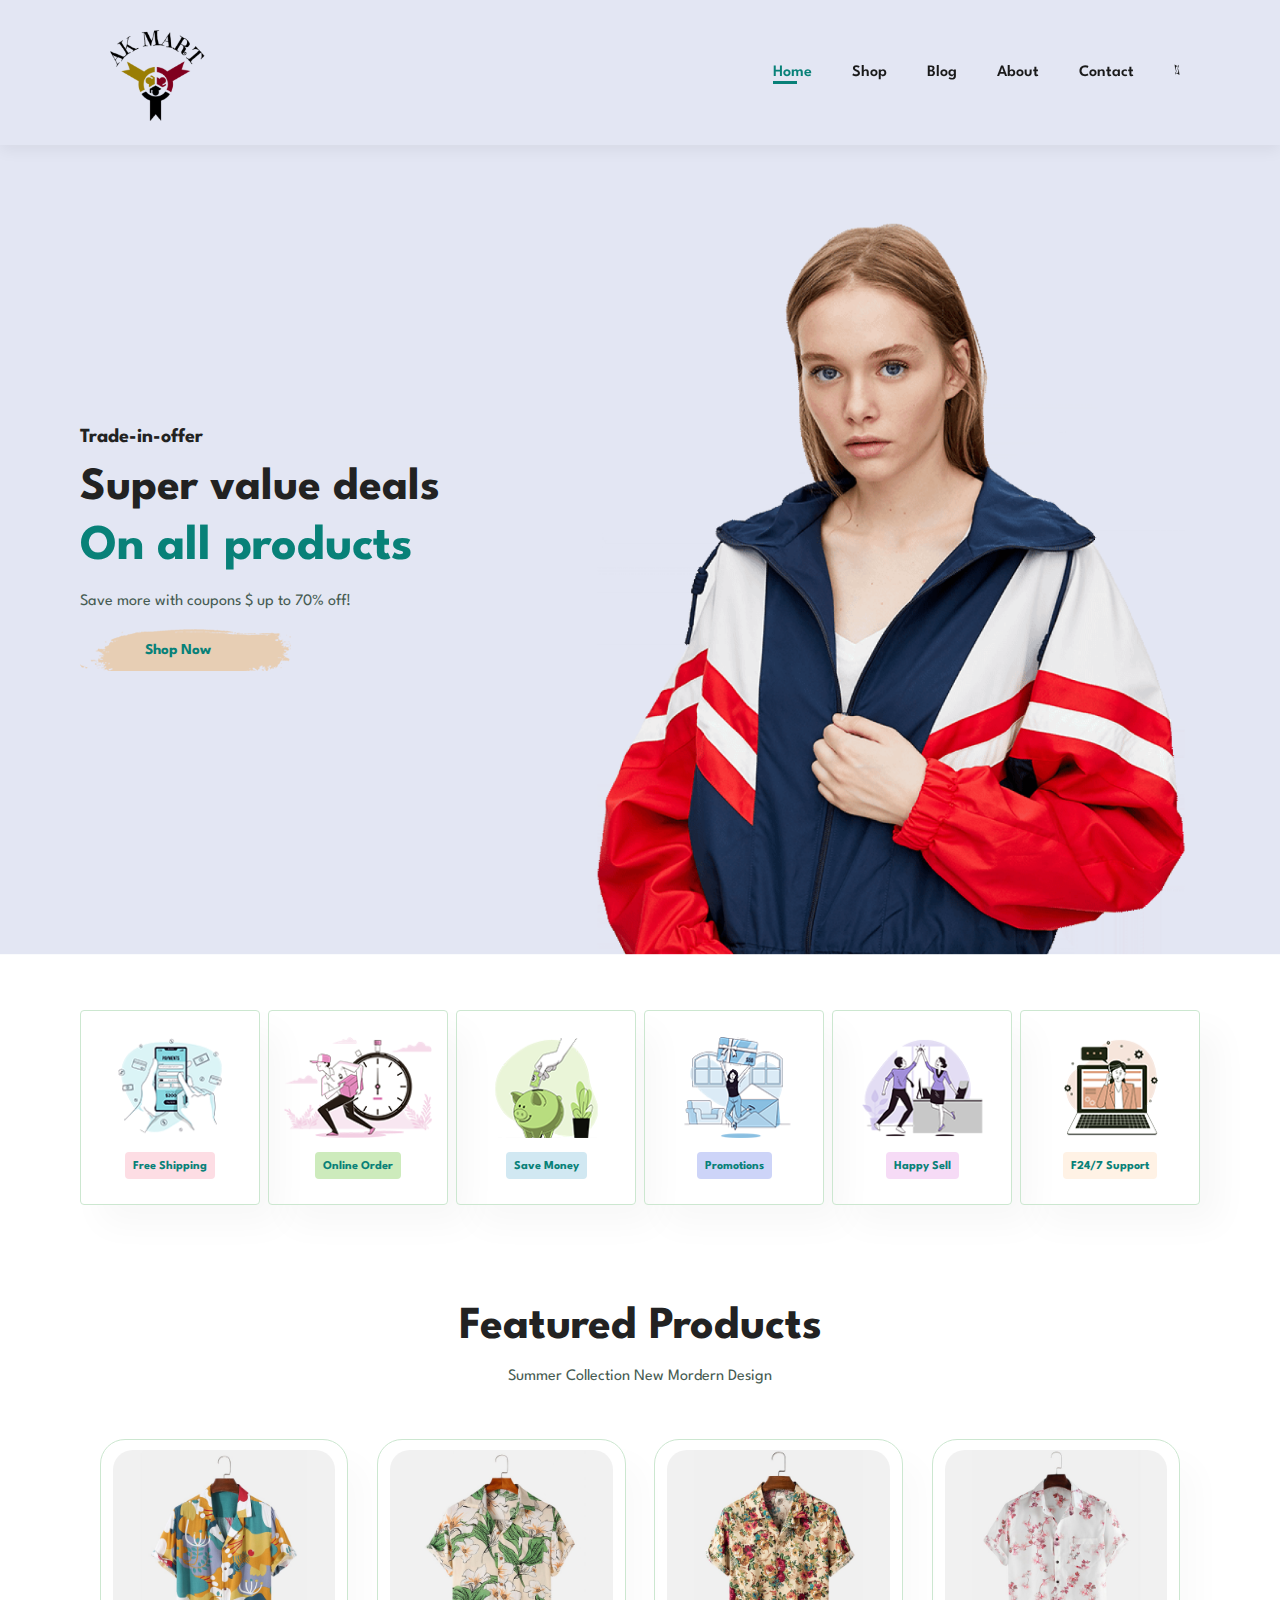
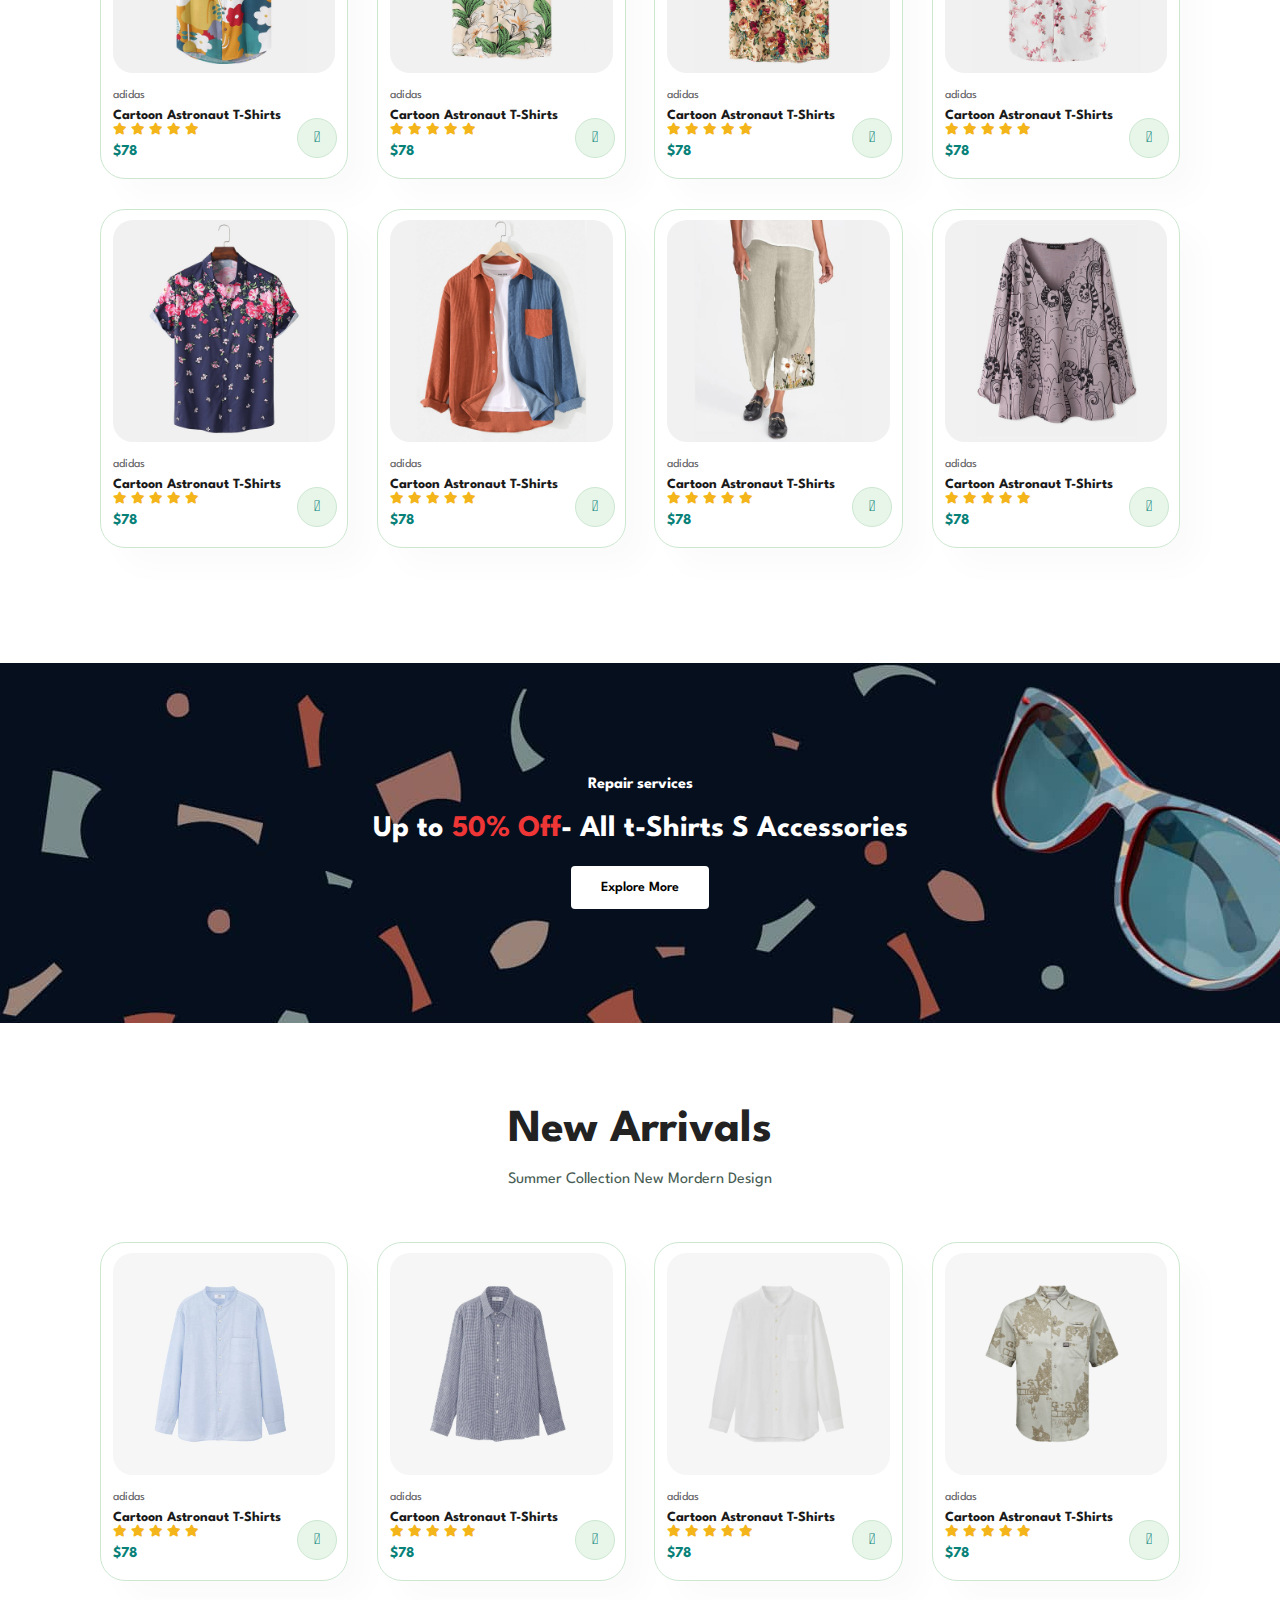
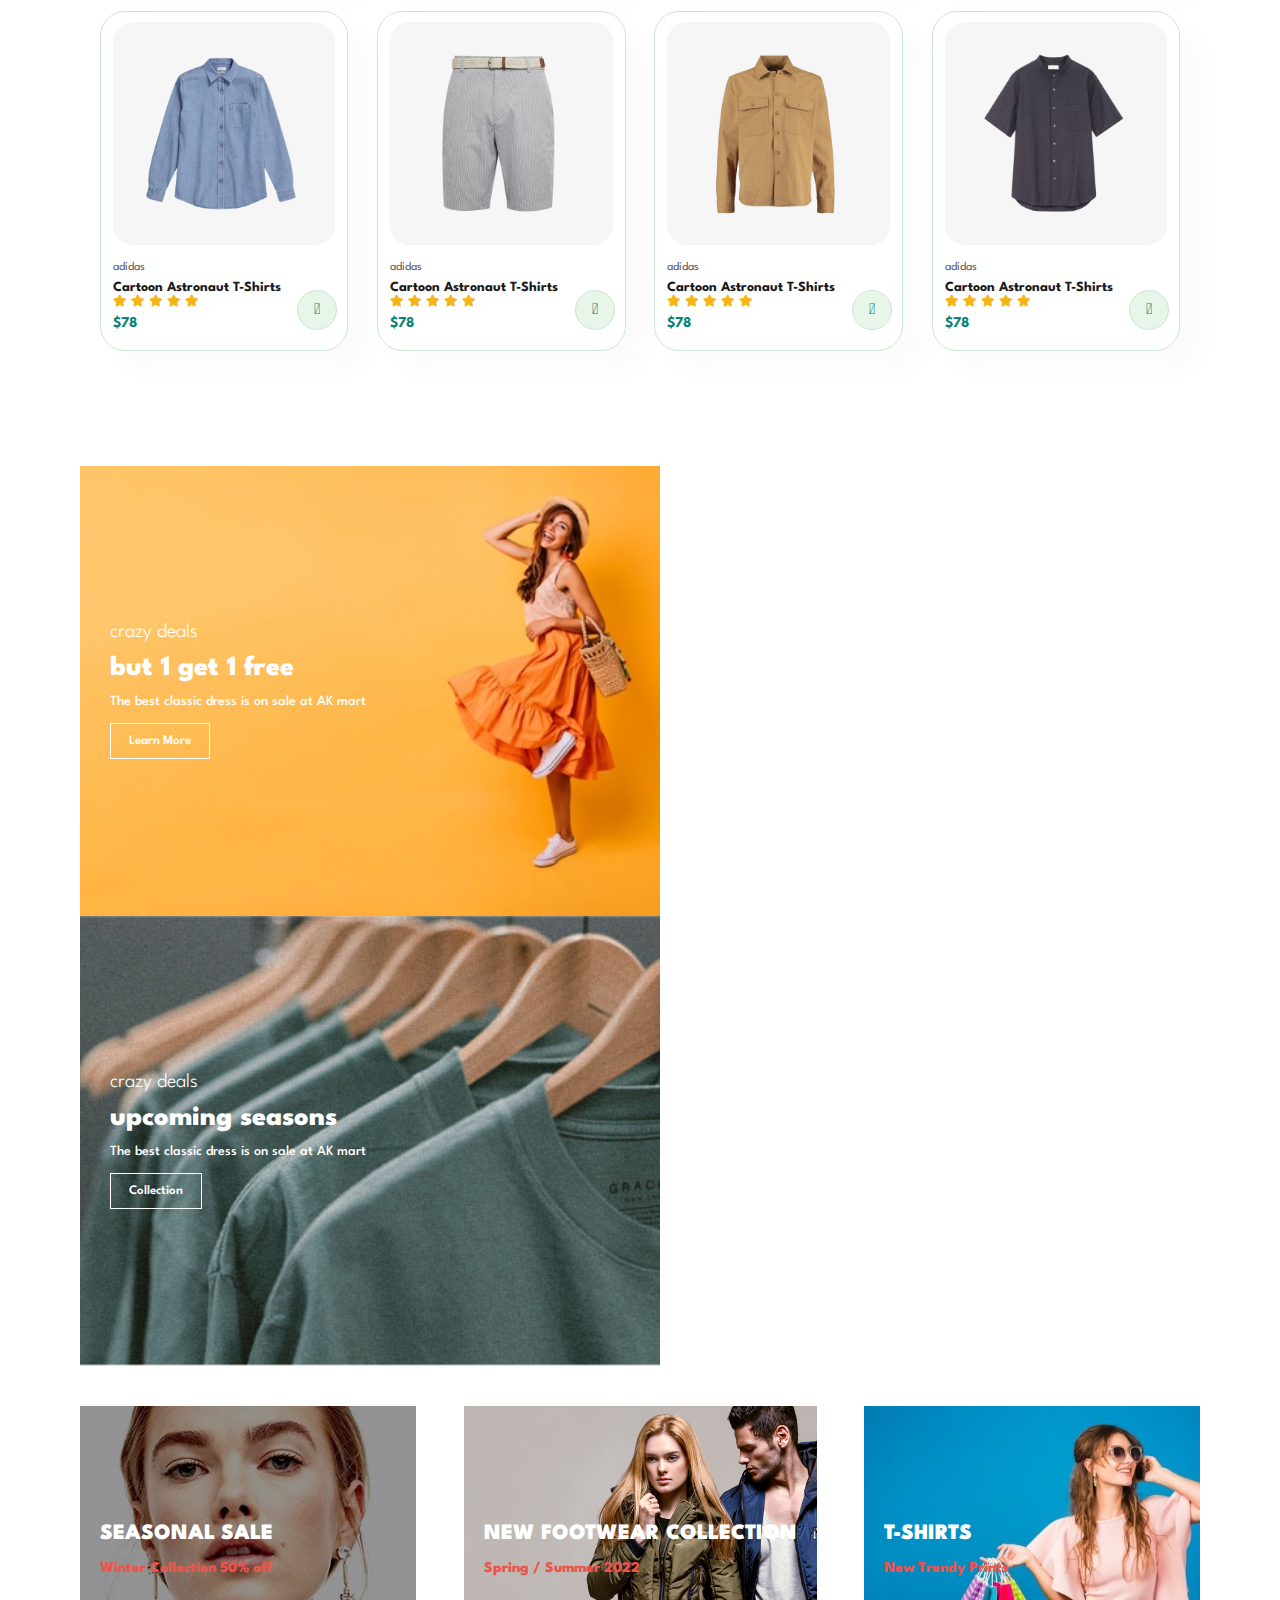
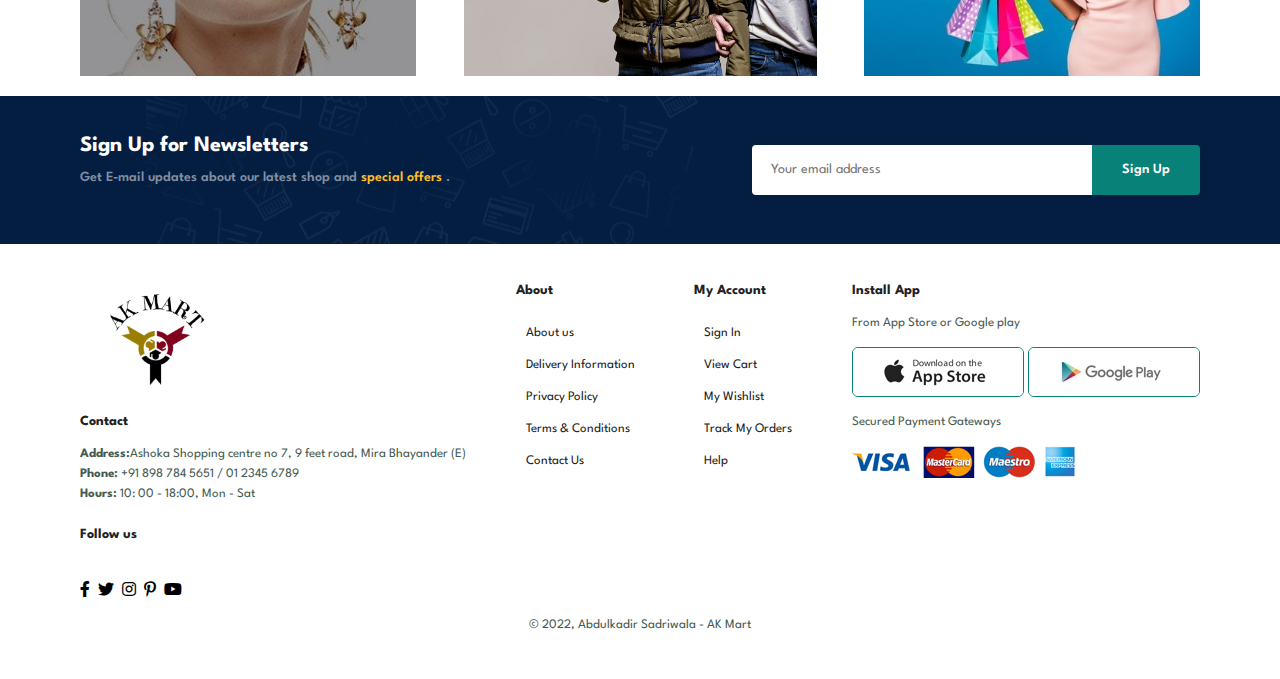
<file: index.html>
<!DOCTYPE html>
<html lang="en">
  <head>
    <meta charset="UTF-8" />
    <meta http-equiv="X-UA-Compatible" content="IE=edge" />
    <meta name="viewport" content="width=device-width, initial-scale=1.0" />
    <title>AK Mart</title>
    <link
      rel="stylesheet"
      href="https://use.fontawesome.com/releases/v5.15.4/css/all.css"
    />
    <link rel="stylesheet" href="style.css" />
  </head>

  <body>
    <section id="header">
      <a href="#"><img src="img/akmart" class="logo" alt="" /></a>

      <div>
        <ul id="navbar">
          <li><a class="active" href="index.html">Home</a></li>
          <li><a class="" href="shop.html">Shop</a></li>
          <li><a class="" href="blog.html">Blog</a></li>
          <li><a class="" href="about.html">About</a></li>
          <li><a class="" href="contact.html">Contact</a></li>
          <li id="lg-bag">
            <a class="" href="cart.html"
              ><i class="fal fa-shopping-cart"></i
            ></a>
          </li>
          <a href="#" id="close"><i class="fal fa-shopping-cart"></i></a>
        </ul>
      </div>
      <div id="mobile">
        <a class="" href="cart.html"
          ><i class="fal fa-shopping-cart"></i
        ></a>
        <i id="bar" class="fas fa-outdent"></i>
      </div>
    </section>

    <section id="hero">
      <h4>Trade-in-offer</h4>
      <h2>Super value deals</h2>
      <h1>On all products</h1>
      <p>Save more with coupons $ up to 70% off!</p>
      <button>Shop Now</button>
    </section>

    <section id="feature" class="section-p1">
      <div class="feature-box">
        <img src="img/features/f1.png" alt="" />
        <h6>Free Shipping</h6>
      </div>
      <div class="feature-box">
        <img src="img/features/f2.png" alt="" />
        <h6>Online Order</h6>
      </div>
      <div class="feature-box">
        <img src="img/features/f3.png" alt="" />
        <h6>Save Money</h6>
      </div>
      <div class="feature-box">
        <img src="img/features/f4.png" alt="" />
        <h6>Promotions</h6>
      </div>
      <div class="feature-box">
        <img src="img/features/f5.png" alt="" />
        <h6>Happy Sell</h6>
      </div>
      <div class="feature-box">
        <img src="img/features/f6.png" alt="" />
        <h6>F24/7 Support</h6>
      </div>
    </section>

    <section id="product1" class="section-p1">
      <h2>Featured Products</h2>
      <p>Summer Collection New Mordern Design</p>
      <div class="pro-container">
        <div class="pro">
          <img src="img/products/f1.jpg" alt="" />
          <div class="des">
            <span>adidas</span>
            <h5>Cartoon Astronaut T-Shirts</h5>
            <div class="star">
              <i class="fas fa-star"></i>
              <i class="fas fa-star"></i>
              <i class="fas fa-star"></i>
              <i class="fas fa-star"></i>
              <i class="fas fa-star"></i>
            </div>
            <h4>$78</h4>
          </div>
          <a href="#"><i class="fal fa-shopping-cart cart"></i></a>
        </div>
        <div class="pro">
          <img src="img/products/f2.jpg" alt="" />
          <div class="des">
            <span>adidas</span>
            <h5>Cartoon Astronaut T-Shirts</h5>
            <div class="star">
              <i class="fas fa-star"></i>
              <i class="fas fa-star"></i>
              <i class="fas fa-star"></i>
              <i class="fas fa-star"></i>
              <i class="fas fa-star"></i>
            </div>
            <h4>$78</h4>
          </div>
          <a href="#"><i class="fal fa-shopping-cart cart"></i></a>
        </div>
        <div class="pro">
          <img src="img/products/f3.jpg" alt="" />
          <div class="des">
            <span>adidas</span>
            <h5>Cartoon Astronaut T-Shirts</h5>
            <div class="star">
              <i class="fas fa-star"></i>
              <i class="fas fa-star"></i>
              <i class="fas fa-star"></i>
              <i class="fas fa-star"></i>
              <i class="fas fa-star"></i>
            </div>
            <h4>$78</h4>
          </div>
          <a href="#"><i class="fal fa-shopping-cart cart"></i></a>
        </div>
        <div class="pro">
          <img src="img/products/f4.jpg" alt="" />
          <div class="des">
            <span>adidas</span>
            <h5>Cartoon Astronaut T-Shirts</h5>
            <div class="star">
              <i class="fas fa-star"></i>
              <i class="fas fa-star"></i>
              <i class="fas fa-star"></i>
              <i class="fas fa-star"></i>
              <i class="fas fa-star"></i>
            </div>
            <h4>$78</h4>
          </div>
          <a href="#"><i class="fal fa-shopping-cart cart"></i></a>
        </div>
        <div class="pro">
          <img src="img/products/f5.jpg" alt="" />
          <div class="des">
            <span>adidas</span>
            <h5>Cartoon Astronaut T-Shirts</h5>
            <div class="star">
              <i class="fas fa-star"></i>
              <i class="fas fa-star"></i>
              <i class="fas fa-star"></i>
              <i class="fas fa-star"></i>
              <i class="fas fa-star"></i>
            </div>
            <h4>$78</h4>
          </div>
          <a href="#"><i class="fal fa-shopping-cart cart"></i></a>
        </div>
        <div class="pro">
          <img src="img/products/f6.jpg" alt="" />
          <div class="des">
            <span>adidas</span>
            <h5>Cartoon Astronaut T-Shirts</h5>
            <div class="star">
              <i class="fas fa-star"></i>
              <i class="fas fa-star"></i>
              <i class="fas fa-star"></i>
              <i class="fas fa-star"></i>
              <i class="fas fa-star"></i>
            </div>
            <h4>$78</h4>
          </div>
          <a href="#"><i class="fal fa-shopping-cart cart"></i></a>
        </div>
        <div class="pro">
          <img src="img/products/f7.jpg" alt="" />
          <div class="des">
            <span>adidas</span>
            <h5>Cartoon Astronaut T-Shirts</h5>
            <div class="star">
              <i class="fas fa-star"></i>
              <i class="fas fa-star"></i>
              <i class="fas fa-star"></i>
              <i class="fas fa-star"></i>
              <i class="fas fa-star"></i>
            </div>
            <h4>$78</h4>
          </div>
          <a href="#"><i class="fal fa-shopping-cart cart"></i></a>
        </div>
        <div class="pro">
          <img src="img/products/f8.jpg" alt="" />
          <div class="des">
            <span>adidas</span>
            <h5>Cartoon Astronaut T-Shirts</h5>
            <div class="star">
              <i class="fas fa-star"></i>
              <i class="fas fa-star"></i>
              <i class="fas fa-star"></i>
              <i class="fas fa-star"></i>
              <i class="fas fa-star"></i>
            </div>
            <h4>$78</h4>
          </div>
          <a href="#"><i class="fal fa-shopping-cart cart"></i></a>
        </div>
      </div>
    </section>

    <section id="banner" class="section-m1">
      <h4>Repair services</h4>
      <h2>Up to <span>50% Off</span>- All t-Shirts S Accessories</h2>
      <button class="normal">Explore More</button>
    </section>

    <section id="product1" class="section-p1">
      <h2>New Arrivals</h2>
      <p>Summer Collection New Mordern Design</p>
      <div class="pro-container">
        <div class="pro">
          <img src="img/products/n1.jpg" alt="" />
          <div class="des">
            <span>adidas</span>
            <h5>Cartoon Astronaut T-Shirts</h5>
            <div class="star">
              <i class="fas fa-star"></i>
              <i class="fas fa-star"></i>
              <i class="fas fa-star"></i>
              <i class="fas fa-star"></i>
              <i class="fas fa-star"></i>
            </div>
            <h4>$78</h4>
          </div>
          <a href="#"><i class="fal fa-shopping-cart cart"></i></a>
        </div>
        <div class="pro">
          <img src="img/products/n2.jpg" alt="" />
          <div class="des">
            <span>adidas</span>
            <h5>Cartoon Astronaut T-Shirts</h5>
            <div class="star">
              <i class="fas fa-star"></i>
              <i class="fas fa-star"></i>
              <i class="fas fa-star"></i>
              <i class="fas fa-star"></i>
              <i class="fas fa-star"></i>
            </div>
            <h4>$78</h4>
          </div>
          <a href="#"><i class="fal fa-shopping-cart cart"></i></a>
        </div>
        <div class="pro">
          <img src="img/products/n3.jpg" alt="" />
          <div class="des">
            <span>adidas</span>
            <h5>Cartoon Astronaut T-Shirts</h5>
            <div class="star">
              <i class="fas fa-star"></i>
              <i class="fas fa-star"></i>
              <i class="fas fa-star"></i>
              <i class="fas fa-star"></i>
              <i class="fas fa-star"></i>
            </div>
            <h4>$78</h4>
          </div>
          <a href="#"><i class="fal fa-shopping-cart cart"></i></a>
        </div>
        <div class="pro">
          <img src="img/products/n4.jpg" alt="" />
          <div class="des">
            <span>adidas</span>
            <h5>Cartoon Astronaut T-Shirts</h5>
            <div class="star">
              <i class="fas fa-star"></i>
              <i class="fas fa-star"></i>
              <i class="fas fa-star"></i>
              <i class="fas fa-star"></i>
              <i class="fas fa-star"></i>
            </div>
            <h4>$78</h4>
          </div>
          <a href="#"><i class="fal fa-shopping-cart cart"></i></a>
        </div>
        <div class="pro">
          <img src="img/products/n5.jpg" alt="" />
          <div class="des">
            <span>adidas</span>
            <h5>Cartoon Astronaut T-Shirts</h5>
            <div class="star">
              <i class="fas fa-star"></i>
              <i class="fas fa-star"></i>
              <i class="fas fa-star"></i>
              <i class="fas fa-star"></i>
              <i class="fas fa-star"></i>
            </div>
            <h4>$78</h4>
          </div>
          <a href="#"><i class="fal fa-shopping-cart cart"></i></a>
        </div>
        <div class="pro">
          <img src="img/products/n6.jpg" alt="" />
          <div class="des">
            <span>adidas</span>
            <h5>Cartoon Astronaut T-Shirts</h5>
            <div class="star">
              <i class="fas fa-star"></i>
              <i class="fas fa-star"></i>
              <i class="fas fa-star"></i>
              <i class="fas fa-star"></i>
              <i class="fas fa-star"></i>
            </div>
            <h4>$78</h4>
          </div>
          <a href="#"><i class="fal fa-shopping-cart cart"></i></a>
        </div>
        <div class="pro">
          <img src="img/products/n7.jpg" alt="" />
          <div class="des">
            <span>adidas</span>
            <h5>Cartoon Astronaut T-Shirts</h5>
            <div class="star">
              <i class="fas fa-star"></i>
              <i class="fas fa-star"></i>
              <i class="fas fa-star"></i>
              <i class="fas fa-star"></i>
              <i class="fas fa-star"></i>
            </div>
            <h4>$78</h4>
          </div>
          <a href="#"><i class="fal fa-shopping-cart cart"></i></a>
        </div>
        <div class="pro">
          <img src="img/products/n8.jpg" alt="" />
          <div class="des">
            <span>adidas</span>
            <h5>Cartoon Astronaut T-Shirts</h5>
            <div class="star">
              <i class="fas fa-star"></i>
              <i class="fas fa-star"></i>
              <i class="fas fa-star"></i>
              <i class="fas fa-star"></i>
              <i class="fas fa-star"></i>
            </div>
            <h4>$78</h4>
          </div>
          <a href="#"><i class="fal fa-shopping-cart cart"></i></a>
        </div>
      </div>
    </section>

    <section id="sm-banner" class="section-p1">
      <div class="banner-box">
        <h4>crazy deals</h4>
        <h2>but 1 get 1 free</h2>
        <span>The best classic dress is on sale at AK mart</span>
        <button class="white">Learn More</button>
      </div>
      <div class="banner-box banner2">
        <h4>crazy deals</h4>
        <h2>upcoming seasons</h2>
        <span>The best classic dress is on sale at AK mart</span>
        <button class="white">Collection</button>
      </div>
    </section>

    <section id="banner3">
      <div class="banner-box">
        <h2>SEASONAL SALE</h2>
        <h3>Winter Collection 50% off</h3>
      </div>
      <div class="banner-box banner-box2">
        <h2>NEW FOOTWEAR COLLECTION</h2>
        <h3>Spring / Summer 2022</h3>
      </div>
      <div class="banner-box banner-box3">
        <h2>T-SHIRTS</h2>
        <h3>New Trendy Prints</h3>
      </div>
    </section>

    <section id="newsletter" class="section-p1" class="section-m1">
      <div class="newstext">
        <h4>Sign Up for Newsletters</h4>
        <p>Get E-mail updates about our latest shop and <span>special offers</span> .</p>
      </div>
      <div class="form">
        <input type="text" placeholder="Your email address">
        <button class="normal">Sign Up</button>
      </div>
    </section>

    <footer class="section-p1">
      <div class="col">
        <img  class="logo" src="img/akmart" alt="">
        <h4>Contact</h4>
        <p> <strong>Address:</strong>Ashoka Shopping centre no 7, 9 feet road, Mira Bhayander (E)</p>
        <p><strong>Phone:</strong> +91 898 784 5651 / 01 2345 6789</p>
        <p><strong>Hours:</strong> 10: 00 - 18:00, Mon - Sat</p>
        <div class="follow">
          <h4>Follow us</h4>
          <div class="icon">
            <i class="fab fa-facebook-f"></i>
            <i class="fab fa-twitter"></i>
            <i class="fab fa-instagram"></i>
            <i class="fab fa-pinterest-p"></i>
            <i class="fab fa-youtube"></i>
          </div>
        </div>
      </div>

      <div class="col">
        <h4>About</h4>
        <a href="#">About us</a>
        <a href="#">Delivery Information</a>
        <a href="#">Privacy Policy</a>
        <a href="#">Terms & Conditions</a>
        <a href="#">Contact Us</a>
      </div>

      <div class="col">
        <h4>My Account</h4>
        <a href="#">Sign In</a>
        <a href="#">View Cart</a>
        <a href="#">My Wishlist</a>
        <a href="#">Track My Orders</a>
        <a href="#">Help</a>
      </div>

      <div class="col install">
        <h4>Install App</h4>
        <p>From App Store or Google play</p>
        <div class="row">
          <img src="img/pay/app.jpg" alt="">
          <img src="img/pay/play.jpg" alt="">
        </div>
        <p>Secured Payment Gateways</p>
        <img src="img/pay/pay.png" alt="">
      </div>
      
      <div class="copyright">
        <p> © 2022, Abdulkadir Sadriwala - AK Mart </p>
      </div>
    </footer>

    <script src="script.js"></script>
  </body>
</html>
</file>
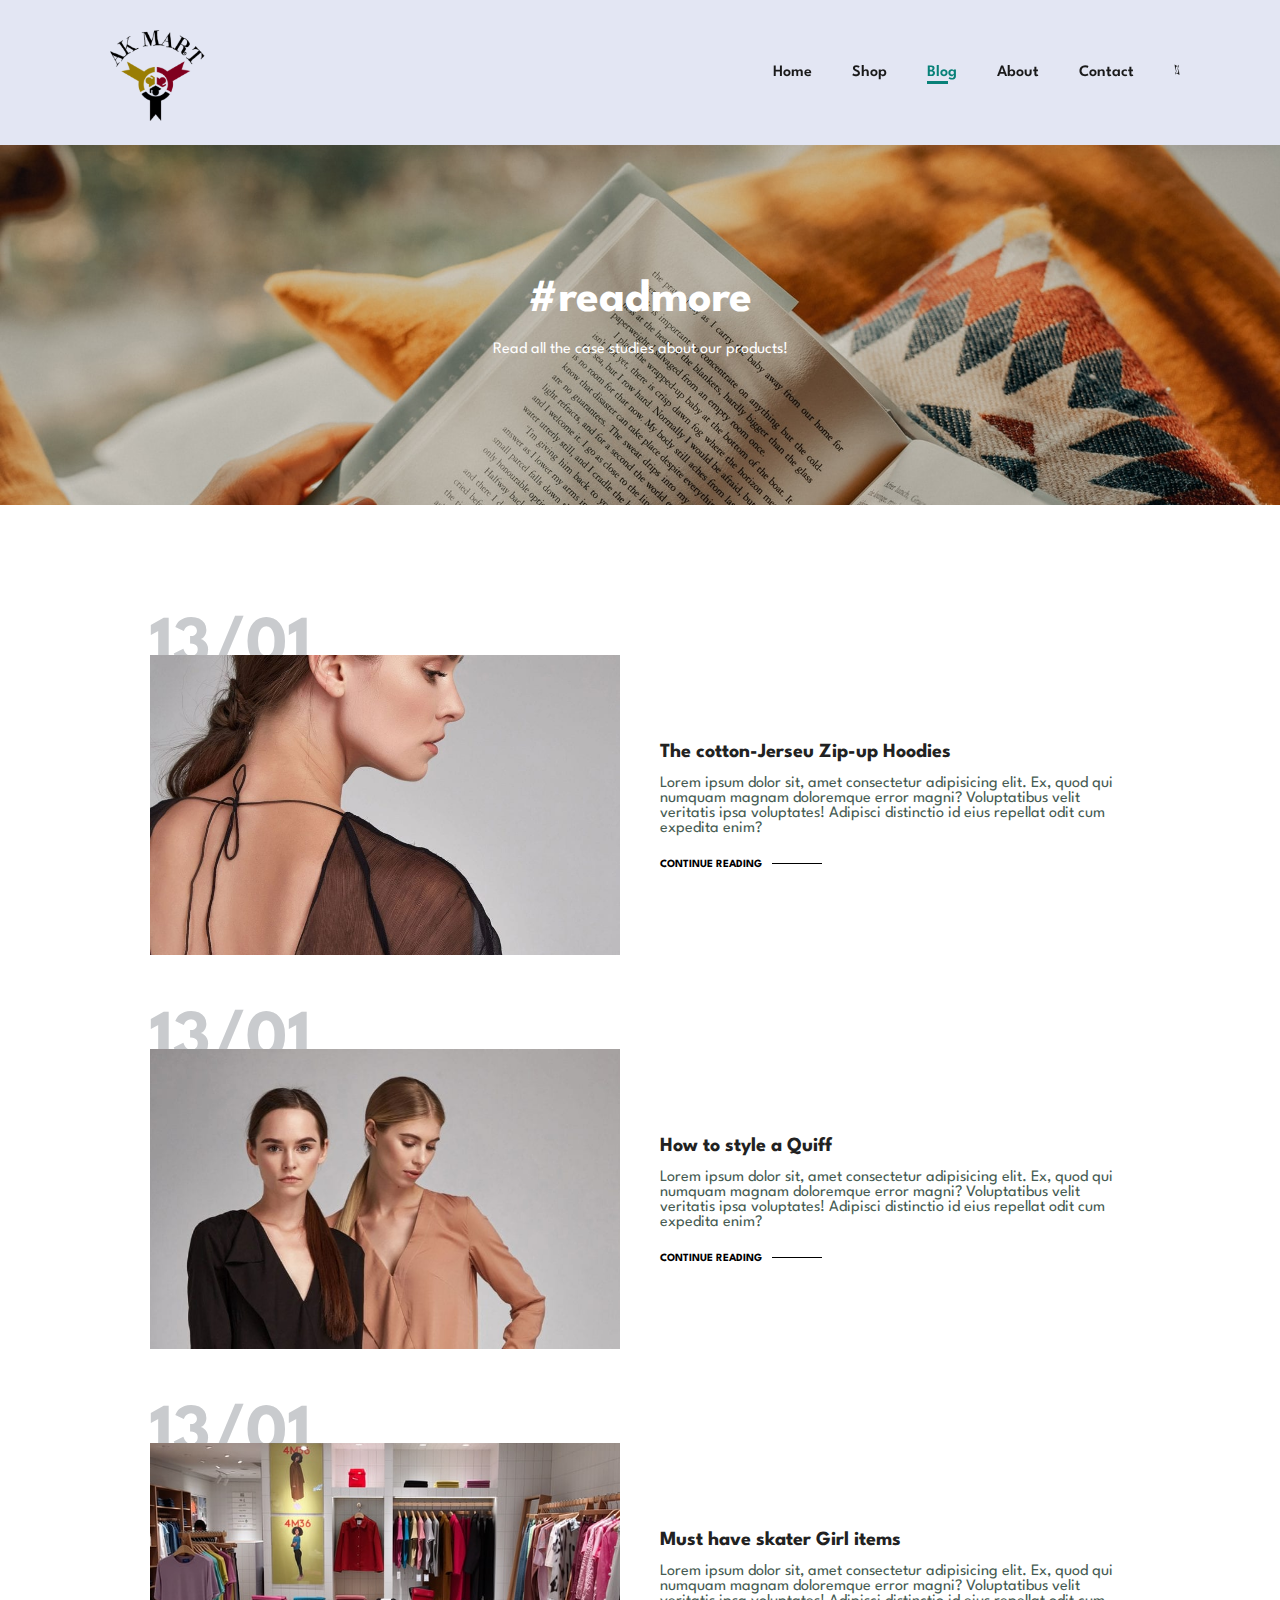
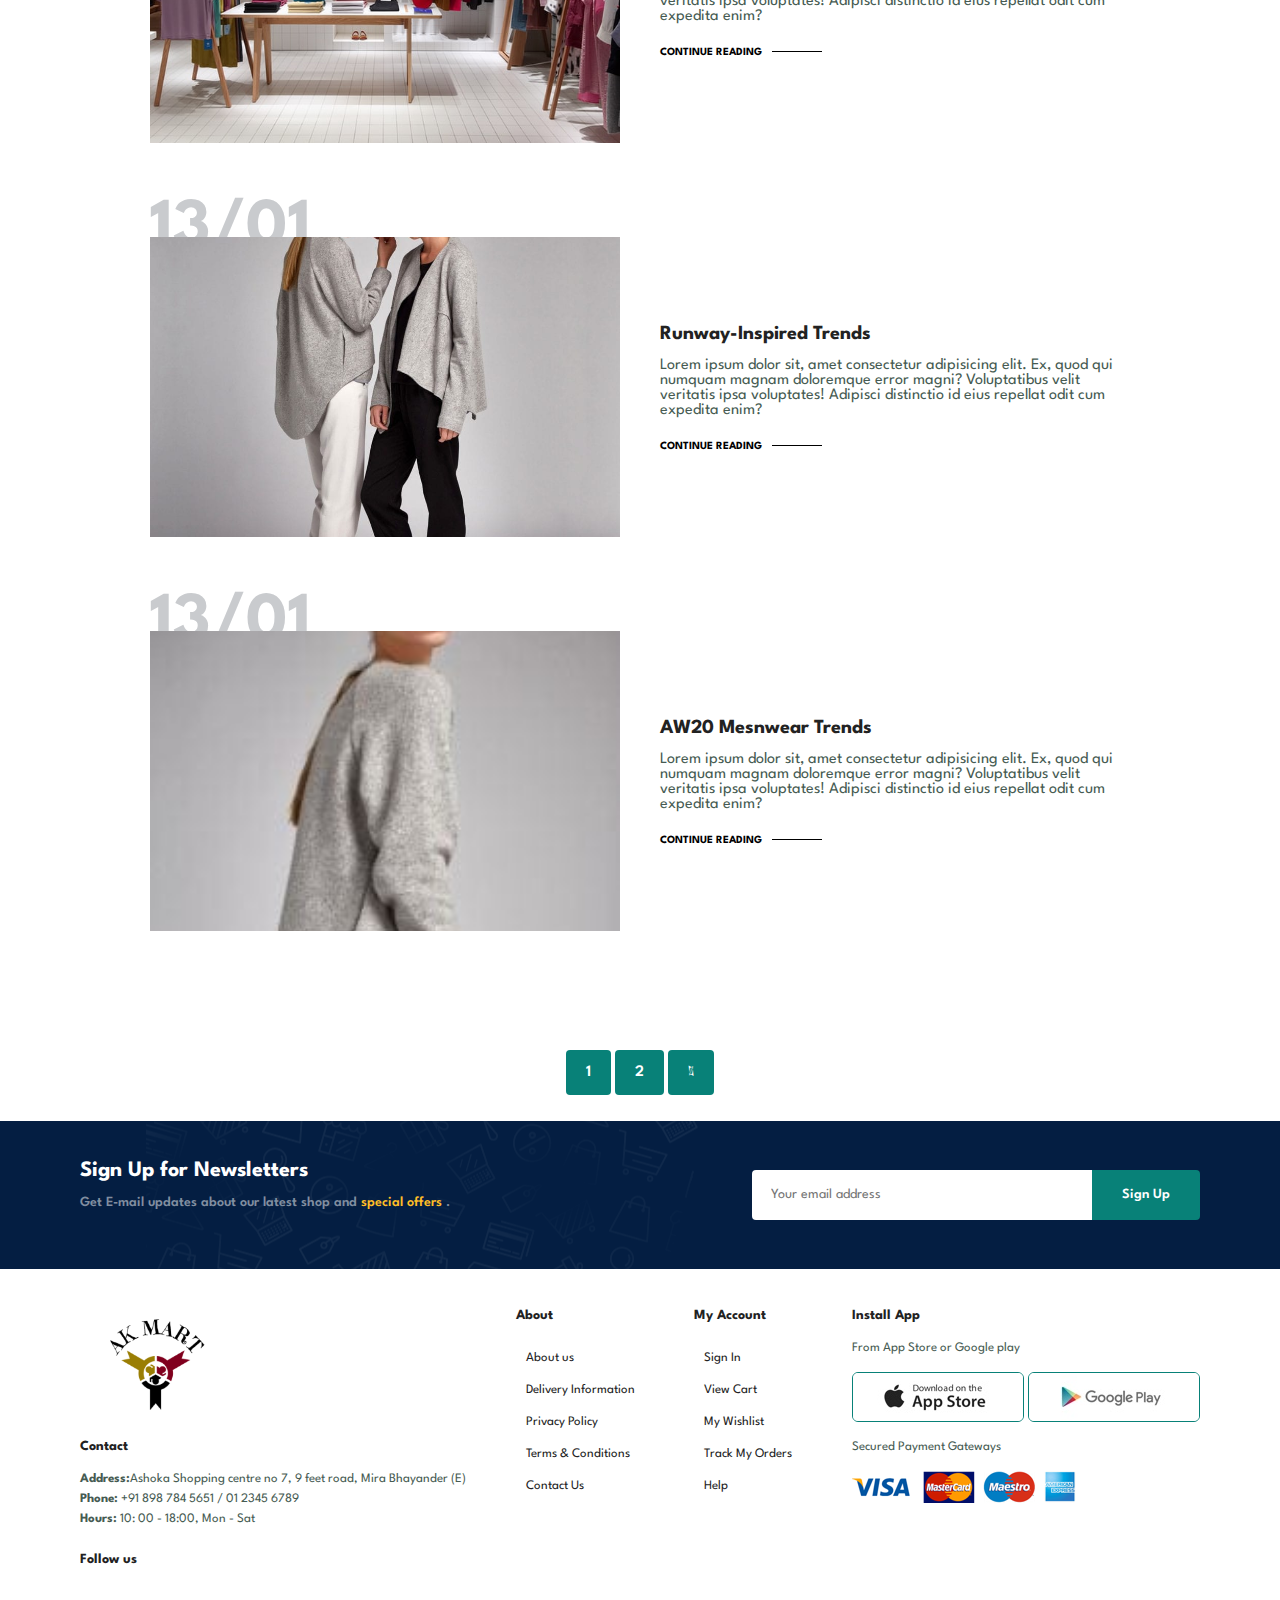
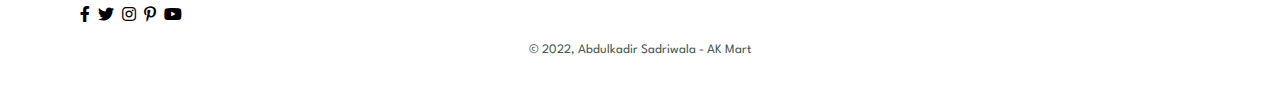
<file: blog.html>
<!DOCTYPE html>
<html lang="en">
  <head>
    <meta charset="UTF-8" />
    <meta http-equiv="X-UA-Compatible" content="IE=edge" />
    <meta name="viewport" content="width=device-width, initial-scale=1.0" />
    <title>AK Mart</title>
    <link
      rel="stylesheet"
      href="https://use.fontawesome.com/releases/v5.15.4/css/all.css"
    />
    <link rel="stylesheet" href="style.css" />
  </head>

  <body>
    <section id="header">
      <a href="#"><img src="img/akmart" class="logo" alt="" /></a>

      <div>
        <ul id="navbar">
          <li><a  href="index.html">Home</a></li>
          <li><a href="shop.html">Shop</a></li>
          <li><a class="active" class="" href="blog.html">Blog</a></li>
          <li><a class="" href="about.html">About</a></li>
          <li><a class="" href="contact.html">Contact</a></li>
          <li id="lg-bag">
            <a class="" href="cart.html"
              ><i class="fal fa-shopping-cart"></i
            ></a>
          </li>
          <a href="#" id="close"><i class="fal fa-shopping-cart"></i></a>
        </ul>
      </div>
      <div id="mobile">
        <a class="" href="cart.html"
          ><i class="fal fa-shopping-cart"></i
        ></a>
        <i id="bar" class="fas fa-outdent"></i>
      </div>
    </section>

    <section id="page-header" class="blog-header">
      <h2>#readmore</h2>
      <p>Read all the case studies about our products! </p>
    </section>

    <section id="blog">
      <div class="blog-box">
        <div class="blog-img">
          <img src="img/blog/b1.jpg" alt="">
        </div>
        <div class="blog-details">
          <h4>The cotton-Jerseu Zip-up Hoodies</h4>
          <p>Lorem ipsum dolor sit, amet consectetur adipisicing elit. Ex, quod qui numquam magnam doloremque error magni? Voluptatibus velit veritatis ipsa voluptates! Adipisci distinctio id eius repellat odit cum expedita enim?</p>
          <a href="#"> CONTINUE READING</a>
        </div>
        <h1>13/01</h1>
      </div>
      <div class="blog-box">
        <div class="blog-img">
          <img src="img/blog/b2.jpg" alt="">
        </div>
        <div class="blog-details">
          <h4>How to style a Quiff</h4>
          <p>Lorem ipsum dolor sit, amet consectetur adipisicing elit. Ex, quod qui numquam magnam doloremque error magni? Voluptatibus velit veritatis ipsa voluptates! Adipisci distinctio id eius repellat odit cum expedita enim?</p>
          <a href="#"> CONTINUE READING</a>
        </div>
        <h1>13/01</h1>
      </div>
      <div class="blog-box">
        <div class="blog-img">
          <img src="img/blog/b3.jpg" alt="">
        </div>
        <div class="blog-details">
          <h4>Must have skater Girl items</h4>
          <p>Lorem ipsum dolor sit, amet consectetur adipisicing elit. Ex, quod qui numquam magnam doloremque error magni? Voluptatibus velit veritatis ipsa voluptates! Adipisci distinctio id eius repellat odit cum expedita enim?</p>
          <a href="#"> CONTINUE READING</a>
        </div>
        <h1>13/01</h1>
      </div>
      <div class="blog-box">
        <div class="blog-img">
          <img src="img/blog/b4.jpg" alt="">
        </div>
        <div class="blog-details">
          <h4>Runway-Inspired Trends</h4>
          <p>Lorem ipsum dolor sit, amet consectetur adipisicing elit. Ex, quod qui numquam magnam doloremque error magni? Voluptatibus velit veritatis ipsa voluptates! Adipisci distinctio id eius repellat odit cum expedita enim?</p>
          <a href="#"> CONTINUE READING</a>
        </div>
        <h1>13/01</h1>
      </div>
      <div class="blog-box">
        <div class="blog-img">
          <img src="img/blog/b5.jpg" alt="">
        </div>
        <div class="blog-details">
          <h4>AW20 Mesnwear Trends</h4>
          <p>Lorem ipsum dolor sit, amet consectetur adipisicing elit. Ex, quod qui numquam magnam doloremque error magni? Voluptatibus velit veritatis ipsa voluptates! Adipisci distinctio id eius repellat odit cum expedita enim?</p>
          <a href="#"> CONTINUE READING</a>
        </div>
        <h1>13/01</h1>
      </div>
    </section>

    <section id="pagination" class="section-p1">
        <a href="">1</a>
        <a href="">2</a>
        <a href=""><i class="fal fa-long-arrow-alt-right"></i></a>
    </section>

    <section id="newsletter" class="section-p1" class="section-m1">
      <div class="newstext">
        <h4>Sign Up for Newsletters</h4>
        <p>Get E-mail updates about our latest shop and <span>special offers</span> .</p>
      </div>
      <div class="form">
        <input type="text" placeholder="Your email address">
        <button class="normal">Sign Up</button>
      </div>
    </section>

    <footer class="section-p1">
      <div class="col">
        <img  class="logo" src="img/akmart" alt="">
        <h4>Contact</h4>
        <p> <strong>Address:</strong>Ashoka Shopping centre no 7, 9 feet road, Mira Bhayander (E)</p>
        <p><strong>Phone:</strong> +91 898 784 5651 / 01 2345 6789</p>
        <p><strong>Hours:</strong> 10: 00 - 18:00, Mon - Sat</p>
        <div class="follow">
          <h4>Follow us</h4>
          <div class="icon">
            <i class="fab fa-facebook-f"></i>
            <i class="fab fa-twitter"></i>
            <i class="fab fa-instagram"></i>
            <i class="fab fa-pinterest-p"></i>
            <i class="fab fa-youtube"></i>
          </div>
        </div>
      </div>

      <div class="col">
        <h4>About</h4>
        <a href="#">About us</a>
        <a href="#">Delivery Information</a>
        <a href="#">Privacy Policy</a>
        <a href="#">Terms & Conditions</a>
        <a href="#">Contact Us</a>
      </div>

      <div class="col">
        <h4>My Account</h4>
        <a href="#">Sign In</a>
        <a href="#">View Cart</a>
        <a href="#">My Wishlist</a>
        <a href="#">Track My Orders</a>
        <a href="#">Help</a>
      </div>

      <div class="col install">
        <h4>Install App</h4>
        <p>From App Store or Google play</p>
        <div class="row">
          <img src="img/pay/app.jpg" alt="">
          <img src="img/pay/play.jpg" alt="">
        </div>
        <p>Secured Payment Gateways</p>
        <img src="img/pay/pay.png" alt="">
      </div>
      
      <div class="copyright">
        <p> © 2022, Abdulkadir Sadriwala - AK Mart </p>
      </div>
    </footer>

    <script src="script.js"></script>
  </body>
</html>
</file>
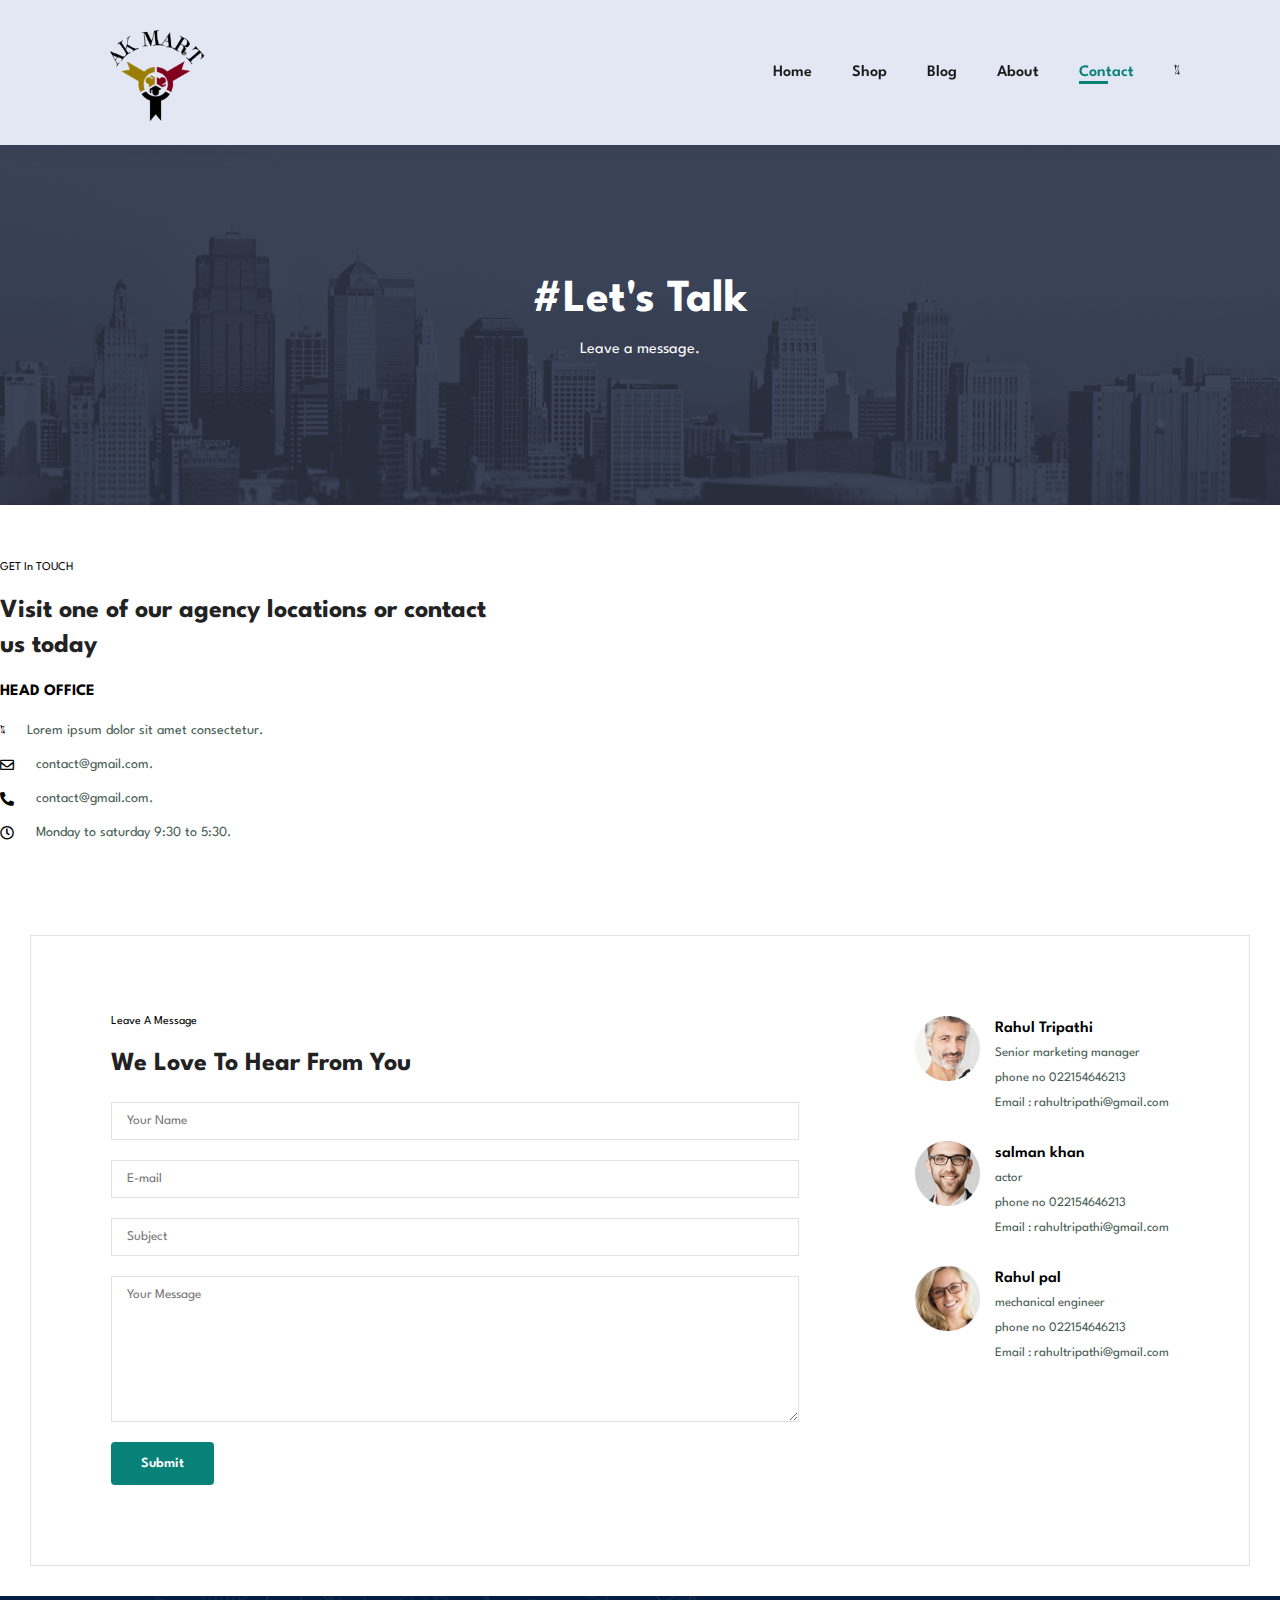
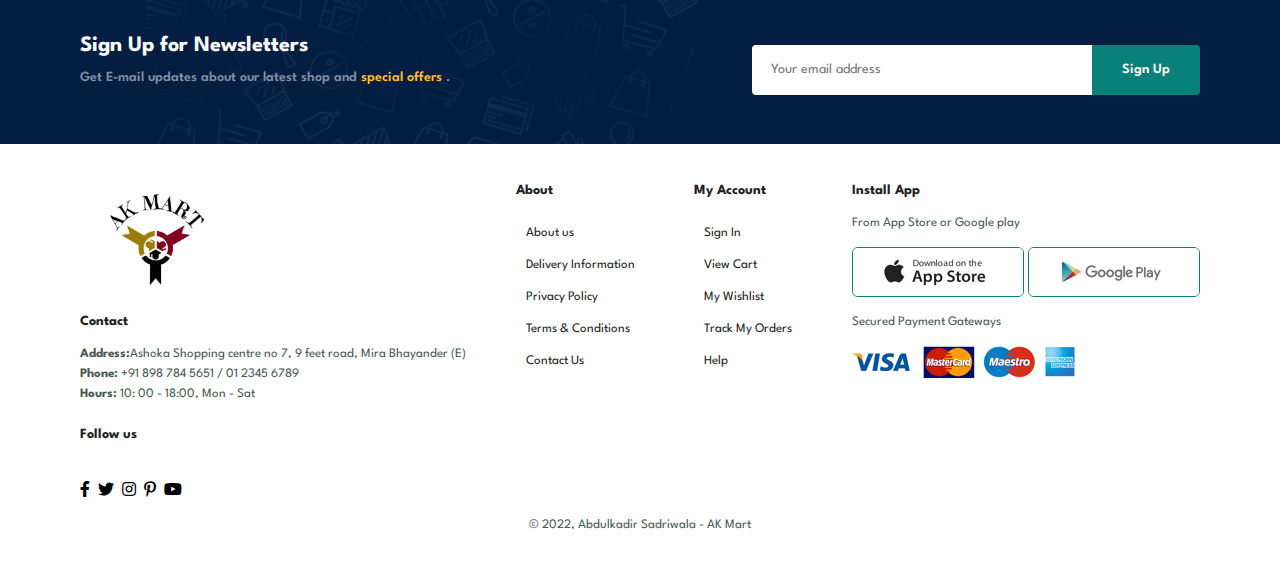
<file: contact.html>
<!DOCTYPE html>
<html lang="en">
  <head>
    <meta charset="UTF-8" />
    <meta http-equiv="X-UA-Compatible" content="IE=edge" />
    <meta name="viewport" content="width=device-width, initial-scale=1.0" />
    <title>AK Mart</title>
    <link
      rel="stylesheet"
      href="https://use.fontawesome.com/releases/v5.15.4/css/all.css"
    />
    <link rel="stylesheet" href="style.css" />
  </head>

  <body>
    <section id="header">
      <a href="#"><img src="img/akmart" class="logo" alt="" /></a>

      <div>
        <ul id="navbar">
          <li><a href="index.html">Home</a></li>
          <li><a href="shop.html">Shop</a></li>
          <li><a class="" href="blog.html">Blog</a></li>
          <li><a class="" href="about.html">About</a></li>
          <li><a class="active" href="contact.html">Contact</a></li>
          <li id="lg-bag">
            <a class="" href="cart.html"
              ><i class="fal fa-shopping-cart"></i
            ></a>
          </li>
          <a href="#" id="close"><i class="fal fa-shopping-cart"></i></a>
        </ul>
      </div>
      <div id="mobile">
        <a class="" href="cart.html"><i class="fal fa-shopping-cart"></i></a>
        <i id="bar" class="fas fa-outdent"></i>
      </div>
    </section>

    <section id="page-header" class="about-header">
      <h2>#Let's Talk</h2>
      <p>Leave a message.</p>
    </section>

    <section id="contact-details">
        <div class="details">
            <span>GET In TOUCH</span>
            <h2>Visit one of our agency locations or contact us today</h2>
            <h3>HEAD OFFICE</h3>
            <div>
                <li>
                    <i class="fal fa-map"></i>
                    <p>Lorem ipsum dolor sit amet consectetur.</p>
                </li>
                <li>
                    <i class="far fa-envelope"></i>
                    <p>contact@gmail.com.</p>
                </li>
                <li>
                    <i class="fas fa-phone-alt"></i>
                    <p>contact@gmail.com.</p>
                </li>
                <li>
                    <i class="far fa-clock"></i>
                    <p>Monday to saturday 9:30 to 5:30.</p>
                </li>
            </div>
        </div>

        <div class="map">
            <iframe src="https://www.google.com/maps/embed?pb=!1m18!1m12!1m3!1d15046.374261216906!2d72.85005908299341!3d19.473082590808886!2m3!1f0!2f0!3f0!3m2!1i1024!2i768!4f13.1!3m3!1m2!1s0x3be7a849feaaab93%3A0x5996b481c771b513!2sVIVA%20Institute%20of%20Technology!5e0!3m2!1sen!2sin!4v1659966407774!5m2!1sen!2sin" width="600" height="450" style="border:0;" allowfullscreen="" loading="lazy" referrerpolicy="no-referrer-when-downgrade"></iframe>
        </div>
    </section>

    <section id="form-details">
        <form action="">
            <span>Leave A Message</span>
            <h2>We Love To Hear From You</h2>
            <input type="text" placeholder="Your Name">
            <input type="email" placeholder="E-mail">
            <input type="text" placeholder="Subject">
            <textarea name="" id="" cols="30" rows="10" placeholder="Your Message"></textarea>
            <button class="normal">Submit</button>
        </form>

        <div class="people">
          <div>
            <img src="img/people/1.png" alt="">
            <p><span>Rahul Tripathi</span>Senior marketing manager <br> phone no 022154646213 <br> Email : rahultripathi@gmail.com</p>
          </div>
          <div>
            <img src="img/people/2.png" alt="">
            <p><span>salman khan</span>actor <br> phone no 022154646213 <br> Email : rahultripathi@gmail.com</p>
          </div>
          <div>
            <img src="img/people/3.png" alt="">
            <p><span>Rahul pal</span>mechanical engineer <br> phone no 022154646213 <br> Email : rahultripathi@gmail.com</p>
          </div>
        </div>
    </section>

      <section id="newsletter" class="section-p1" class="section-m1">
        <div class="newstext">
          <h4>Sign Up for Newsletters</h4>
          <p>Get E-mail updates about our latest shop and <span>special offers</span> .</p>
        </div>
        <div class="form">
          <input type="text" placeholder="Your email address">
          <button class="normal">Sign Up</button>
        </div>
      </section>

    <footer class="section-p1">
      <div class="col">
        <img class="logo" src="img/akmart" alt="" />
        <h4>Contact</h4>
        <p>
          <strong>Address:</strong>Ashoka Shopping centre no 7, 9 feet road,
          Mira Bhayander (E)
        </p>
        <p><strong>Phone:</strong> +91 898 784 5651 / 01 2345 6789</p>
        <p><strong>Hours:</strong> 10: 00 - 18:00, Mon - Sat</p>
        <div class="follow">
          <h4>Follow us</h4>
          <div class="icon">
            <i class="fab fa-facebook-f"></i>
            <i class="fab fa-twitter"></i>
            <i class="fab fa-instagram"></i>
            <i class="fab fa-pinterest-p"></i>
            <i class="fab fa-youtube"></i>
          </div>
        </div>
      </div>

      <div class="col">
        <h4>About</h4>
        <a href="#">About us</a>
        <a href="#">Delivery Information</a>
        <a href="#">Privacy Policy</a>
        <a href="#">Terms & Conditions</a>
        <a href="#">Contact Us</a>
      </div>

      <div class="col">
        <h4>My Account</h4>
        <a href="#">Sign In</a>
        <a href="#">View Cart</a>
        <a href="#">My Wishlist</a>
        <a href="#">Track My Orders</a>
        <a href="#">Help</a>
      </div>

      <div class="col install">
        <h4>Install App</h4>
        <p>From App Store or Google play</p>
        <div class="row">
          <img src="img/pay/app.jpg" alt="" />
          <img src="img/pay/play.jpg" alt="" />
        </div>
        <p>Secured Payment Gateways</p>
        <img src="img/pay/pay.png" alt="" />
      </div>

      <div class="copyright">
        <p>© 2022, Abdulkadir Sadriwala - AK Mart</p>
      </div>
    </footer>
    
    <script src="script.js"></script>
  </body>
</html>
</file>
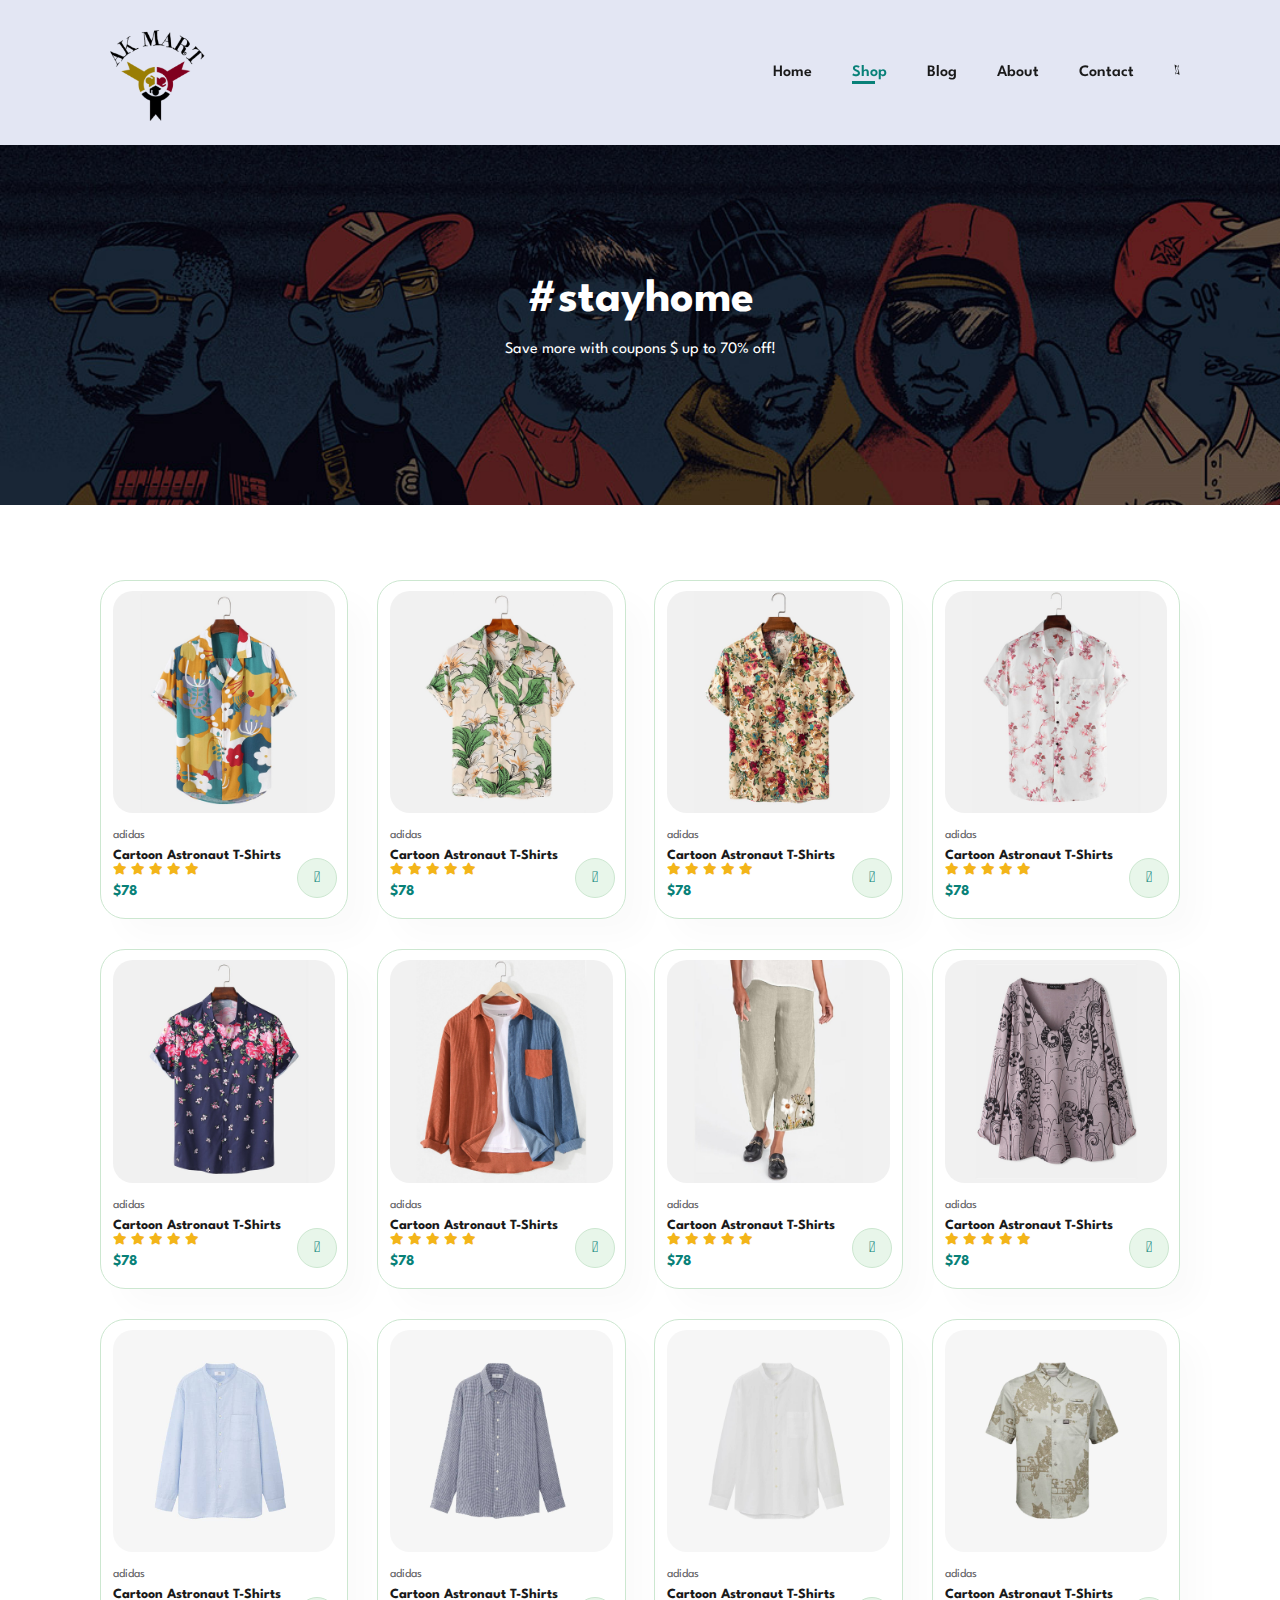
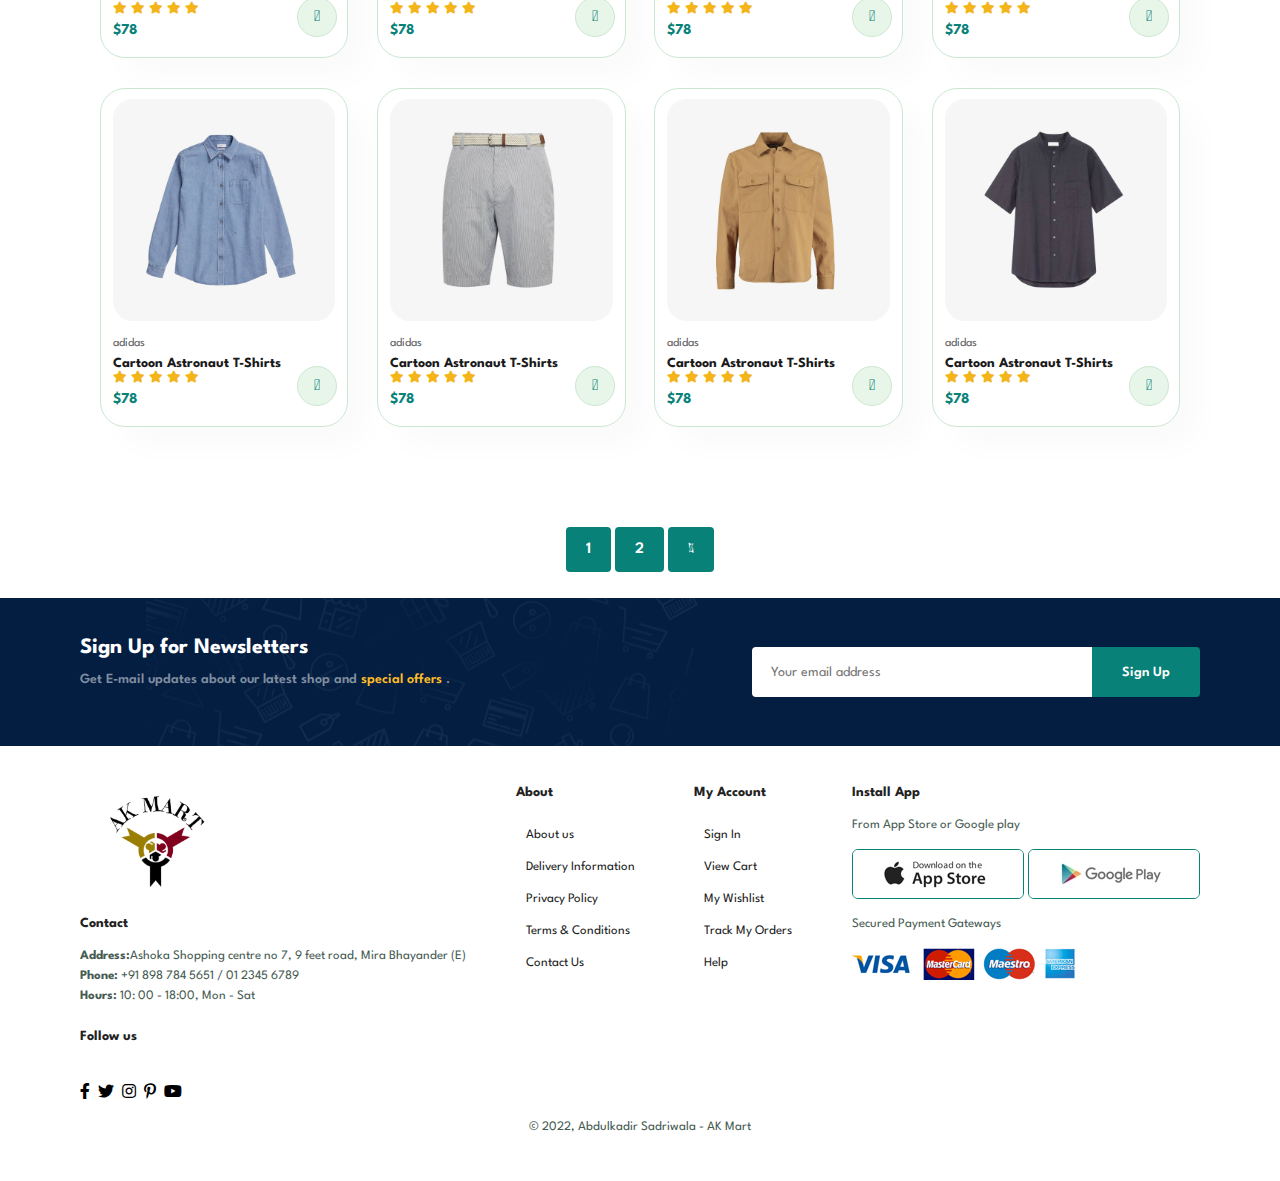
<file: shop.html>
<!DOCTYPE html>
<html lang="en">
  <head>
    <meta charset="UTF-8" />
    <meta http-equiv="X-UA-Compatible" content="IE=edge" />
    <meta name="viewport" content="width=device-width, initial-scale=1.0" />
    <title>AK Mart</title>
    <link
      rel="stylesheet"
      href="https://use.fontawesome.com/releases/v5.15.4/css/all.css"
    />
    <link rel="stylesheet" href="style.css" />
  </head>

  <body>
    <section id="header">
      <a href="#"><img src="img/akmart" class="logo" alt="" /></a>

      <div>
        <ul id="navbar">
          <li><a  href="index.html">Home</a></li>
          <li><a class="active"href="shop.html">Shop</a></li>
          <li><a class="" href="blog.html">Blog</a></li>
          <li><a class="" href="about.html">About</a></li>
          <li><a class="" href="contact.html">Contact</a></li>
          <li id="lg-bag">
            <a class="" href="cart.html"
              ><i class="fal fa-shopping-cart"></i
            ></a>
          </li>
          <a href="#" id="close"><i class="fal fa-shopping-cart"></i></a>
        </ul>
      </div>
      <div id="mobile">
        <a class="" href="cart.html"
          ><i class="fal fa-shopping-cart"></i
        ></a>
        <i id="bar" class="fas fa-outdent"></i>
      </div>
    </section>

    <section id="page-header">
      <h2>#stayhome</h2>
      <p>Save more with coupons $ up to 70% off!</p>
    </section>

    <section id="product1" class="section-p1">
      <div class="pro-container">
        <div class="pro" onclick="window.location.href='sproduct.html';">
          <img src="img/products/f1.jpg" alt="" />
          <div class="des">
            <span>adidas</span>
            <h5>Cartoon Astronaut T-Shirts</h5>
            <div class="star">
              <i class="fas fa-star"></i>
              <i class="fas fa-star"></i>
              <i class="fas fa-star"></i>
              <i class="fas fa-star"></i>
              <i class="fas fa-star"></i>
            </div>
            <h4>$78</h4>
          </div>
          <a href="#"><i class="fal fa-shopping-cart cart"></i></a>
        </div>
        <div class="pro" onclick="window.location.href='sproduct.html';">
          <img src="img/products/f2.jpg" alt="" />
          <div class="des">
            <span>adidas</span>
            <h5>Cartoon Astronaut T-Shirts</h5>
            <div class="star">
              <i class="fas fa-star"></i>
              <i class="fas fa-star"></i>
              <i class="fas fa-star"></i>
              <i class="fas fa-star"></i>
              <i class="fas fa-star"></i>
            </div>
            <h4>$78</h4>
          </div>
          <a href="#"><i class="fal fa-shopping-cart cart"></i></a>
        </div>
        <div class="pro">
          <img src="img/products/f3.jpg" alt="" />
          <div class="des">
            <span>adidas</span>
            <h5>Cartoon Astronaut T-Shirts</h5>
            <div class="star">
              <i class="fas fa-star"></i>
              <i class="fas fa-star"></i>
              <i class="fas fa-star"></i>
              <i class="fas fa-star"></i>
              <i class="fas fa-star"></i>
            </div>
            <h4>$78</h4>
          </div>
          <a href="#"><i class="fal fa-shopping-cart cart"></i></a>
        </div>
        <div class="pro">
          <img src="img/products/f4.jpg" alt="" />
          <div class="des">
            <span>adidas</span>
            <h5>Cartoon Astronaut T-Shirts</h5>
            <div class="star">
              <i class="fas fa-star"></i>
              <i class="fas fa-star"></i>
              <i class="fas fa-star"></i>
              <i class="fas fa-star"></i>
              <i class="fas fa-star"></i>
            </div>
            <h4>$78</h4>
          </div>
          <a href="#"><i class="fal fa-shopping-cart cart"></i></a>
        </div>
        <div class="pro">
          <img src="img/products/f5.jpg" alt="" />
          <div class="des">
            <span>adidas</span>
            <h5>Cartoon Astronaut T-Shirts</h5>
            <div class="star">
              <i class="fas fa-star"></i>
              <i class="fas fa-star"></i>
              <i class="fas fa-star"></i>
              <i class="fas fa-star"></i>
              <i class="fas fa-star"></i>
            </div>
            <h4>$78</h4>
          </div>
          <a href="#"><i class="fal fa-shopping-cart cart"></i></a>
        </div>
        <div class="pro">
          <img src="img/products/f6.jpg" alt="" />
          <div class="des">
            <span>adidas</span>
            <h5>Cartoon Astronaut T-Shirts</h5>
            <div class="star">
              <i class="fas fa-star"></i>
              <i class="fas fa-star"></i>
              <i class="fas fa-star"></i>
              <i class="fas fa-star"></i>
              <i class="fas fa-star"></i>
            </div>
            <h4>$78</h4>
          </div>
          <a href="#"><i class="fal fa-shopping-cart cart"></i></a>
        </div>
        <div class="pro">
          <img src="img/products/f7.jpg" alt="" />
          <div class="des">
            <span>adidas</span>
            <h5>Cartoon Astronaut T-Shirts</h5>
            <div class="star">
              <i class="fas fa-star"></i>
              <i class="fas fa-star"></i>
              <i class="fas fa-star"></i>
              <i class="fas fa-star"></i>
              <i class="fas fa-star"></i>
            </div>
            <h4>$78</h4>
          </div>
          <a href="#"><i class="fal fa-shopping-cart cart"></i></a>
        </div>
        <div class="pro">
          <img src="img/products/f8.jpg" alt="" />
          <div class="des">
            <span>adidas</span>
            <h5>Cartoon Astronaut T-Shirts</h5>
            <div class="star">
              <i class="fas fa-star"></i>
              <i class="fas fa-star"></i>
              <i class="fas fa-star"></i>
              <i class="fas fa-star"></i>
              <i class="fas fa-star"></i>
            </div>
            <h4>$78</h4>
          </div>
          <a href="#"><i class="fal fa-shopping-cart cart"></i></a>
        </div>
     
        <div class="pro">
          <img src="img/products/n1.jpg" alt="" />
          <div class="des">
            <span>adidas</span>
            <h5>Cartoon Astronaut T-Shirts</h5>
            <div class="star">
              <i class="fas fa-star"></i>
              <i class="fas fa-star"></i>
              <i class="fas fa-star"></i>
              <i class="fas fa-star"></i>
              <i class="fas fa-star"></i>
            </div>
            <h4>$78</h4>
          </div>
          <a href="#"><i class="fal fa-shopping-cart cart"></i></a>
        </div>
        <div class="pro">
          <img src="img/products/n2.jpg" alt="" />
          <div class="des">
            <span>adidas</span>
            <h5>Cartoon Astronaut T-Shirts</h5>
            <div class="star">
              <i class="fas fa-star"></i>
              <i class="fas fa-star"></i>
              <i class="fas fa-star"></i>
              <i class="fas fa-star"></i>
              <i class="fas fa-star"></i>
            </div>
            <h4>$78</h4>
          </div>
          <a href="#"><i class="fal fa-shopping-cart cart"></i></a>
        </div>
        <div class="pro">
          <img src="img/products/n3.jpg" alt="" />
          <div class="des">
            <span>adidas</span>
            <h5>Cartoon Astronaut T-Shirts</h5>
            <div class="star">
              <i class="fas fa-star"></i>
              <i class="fas fa-star"></i>
              <i class="fas fa-star"></i>
              <i class="fas fa-star"></i>
              <i class="fas fa-star"></i>
            </div>
            <h4>$78</h4>
          </div>
          <a href="#"><i class="fal fa-shopping-cart cart"></i></a>
        </div>
        <div class="pro">
          <img src="img/products/n4.jpg" alt="" />
          <div class="des">
            <span>adidas</span>
            <h5>Cartoon Astronaut T-Shirts</h5>
            <div class="star">
              <i class="fas fa-star"></i>
              <i class="fas fa-star"></i>
              <i class="fas fa-star"></i>
              <i class="fas fa-star"></i>
              <i class="fas fa-star"></i>
            </div>
            <h4>$78</h4>
          </div>
          <a href="#"><i class="fal fa-shopping-cart cart"></i></a>
        </div>
        <div class="pro">
          <img src="img/products/n5.jpg" alt="" />
          <div class="des">
            <span>adidas</span>
            <h5>Cartoon Astronaut T-Shirts</h5>
            <div class="star">
              <i class="fas fa-star"></i>
              <i class="fas fa-star"></i>
              <i class="fas fa-star"></i>
              <i class="fas fa-star"></i>
              <i class="fas fa-star"></i>
            </div>
            <h4>$78</h4>
          </div>
          <a href="#"><i class="fal fa-shopping-cart cart"></i></a>
        </div>
        <div class="pro">
          <img src="img/products/n6.jpg" alt="" />
          <div class="des">
            <span>adidas</span>
            <h5>Cartoon Astronaut T-Shirts</h5>
            <div class="star">
              <i class="fas fa-star"></i>
              <i class="fas fa-star"></i>
              <i class="fas fa-star"></i>
              <i class="fas fa-star"></i>
              <i class="fas fa-star"></i>
            </div>
            <h4>$78</h4>
          </div>
          <a href="#"><i class="fal fa-shopping-cart cart"></i></a>
        </div>
        <div class="pro">
          <img src="img/products/n7.jpg" alt="" />
          <div class="des">
            <span>adidas</span>
            <h5>Cartoon Astronaut T-Shirts</h5>
            <div class="star">
              <i class="fas fa-star"></i>
              <i class="fas fa-star"></i>
              <i class="fas fa-star"></i>
              <i class="fas fa-star"></i>
              <i class="fas fa-star"></i>
            </div>
            <h4>$78</h4>
          </div>
          <a href="#"><i class="fal fa-shopping-cart cart"></i></a>
        </div>
        <div class="pro">
          <img src="img/products/n8.jpg" alt="" />
          <div class="des">
            <span>adidas</span>
            <h5>Cartoon Astronaut T-Shirts</h5>
            <div class="star">
              <i class="fas fa-star"></i>
              <i class="fas fa-star"></i>
              <i class="fas fa-star"></i>
              <i class="fas fa-star"></i>
              <i class="fas fa-star"></i>
            </div>
            <h4>$78</h4>
          </div>
          <a href="#"><i class="fal fa-shopping-cart cart"></i></a>
        </div>
      </div>
    </section>

    <section id="pagination" class="section-p1">
        <a href="">1</a>
        <a href="">2</a>
        <a href=""><i class="fal fa-long-arrow-alt-right"></i></a>
    </section>

    <section id="newsletter" class="section-p1" class="section-m1">
      <div class="newstext">
        <h4>Sign Up for Newsletters</h4>
        <p>Get E-mail updates about our latest shop and <span>special offers</span> .</p>
      </div>
      <div class="form">
        <input type="text" placeholder="Your email address">
        <button class="normal">Sign Up</button>
      </div>
    </section>

    <footer class="section-p1">
      <div class="col">
        <img  class="logo" src="img/akmart" alt="">
        <h4>Contact</h4>
        <p> <strong>Address:</strong>Ashoka Shopping centre no 7, 9 feet road, Mira Bhayander (E)</p>
        <p><strong>Phone:</strong> +91 898 784 5651 / 01 2345 6789</p>
        <p><strong>Hours:</strong> 10: 00 - 18:00, Mon - Sat</p>
        <div class="follow">
          <h4>Follow us</h4>
          <div class="icon">
            <i class="fab fa-facebook-f"></i>
            <i class="fab fa-twitter"></i>
            <i class="fab fa-instagram"></i>
            <i class="fab fa-pinterest-p"></i>
            <i class="fab fa-youtube"></i>
          </div>
        </div>
      </div>

      <div class="col">
        <h4>About</h4>
        <a href="#">About us</a>
        <a href="#">Delivery Information</a>
        <a href="#">Privacy Policy</a>
        <a href="#">Terms & Conditions</a>
        <a href="#">Contact Us</a>
      </div>

      <div class="col">
        <h4>My Account</h4>
        <a href="#">Sign In</a>
        <a href="#">View Cart</a>
        <a href="#">My Wishlist</a>
        <a href="#">Track My Orders</a>
        <a href="#">Help</a>
      </div>

      <div class="col install">
        <h4>Install App</h4>
        <p>From App Store or Google play</p>
        <div class="row">
          <img src="img/pay/app.jpg" alt="">
          <img src="img/pay/play.jpg" alt="">
        </div>
        <p>Secured Payment Gateways</p>
        <img src="img/pay/pay.png" alt="">
      </div>
      
      <div class="copyright">
        <p> © 2022, Abdulkadir Sadriwala - AK Mart </p>
      </div>
    </footer>

    <script src="script.js"></script>
  </body>
</html>
</file>
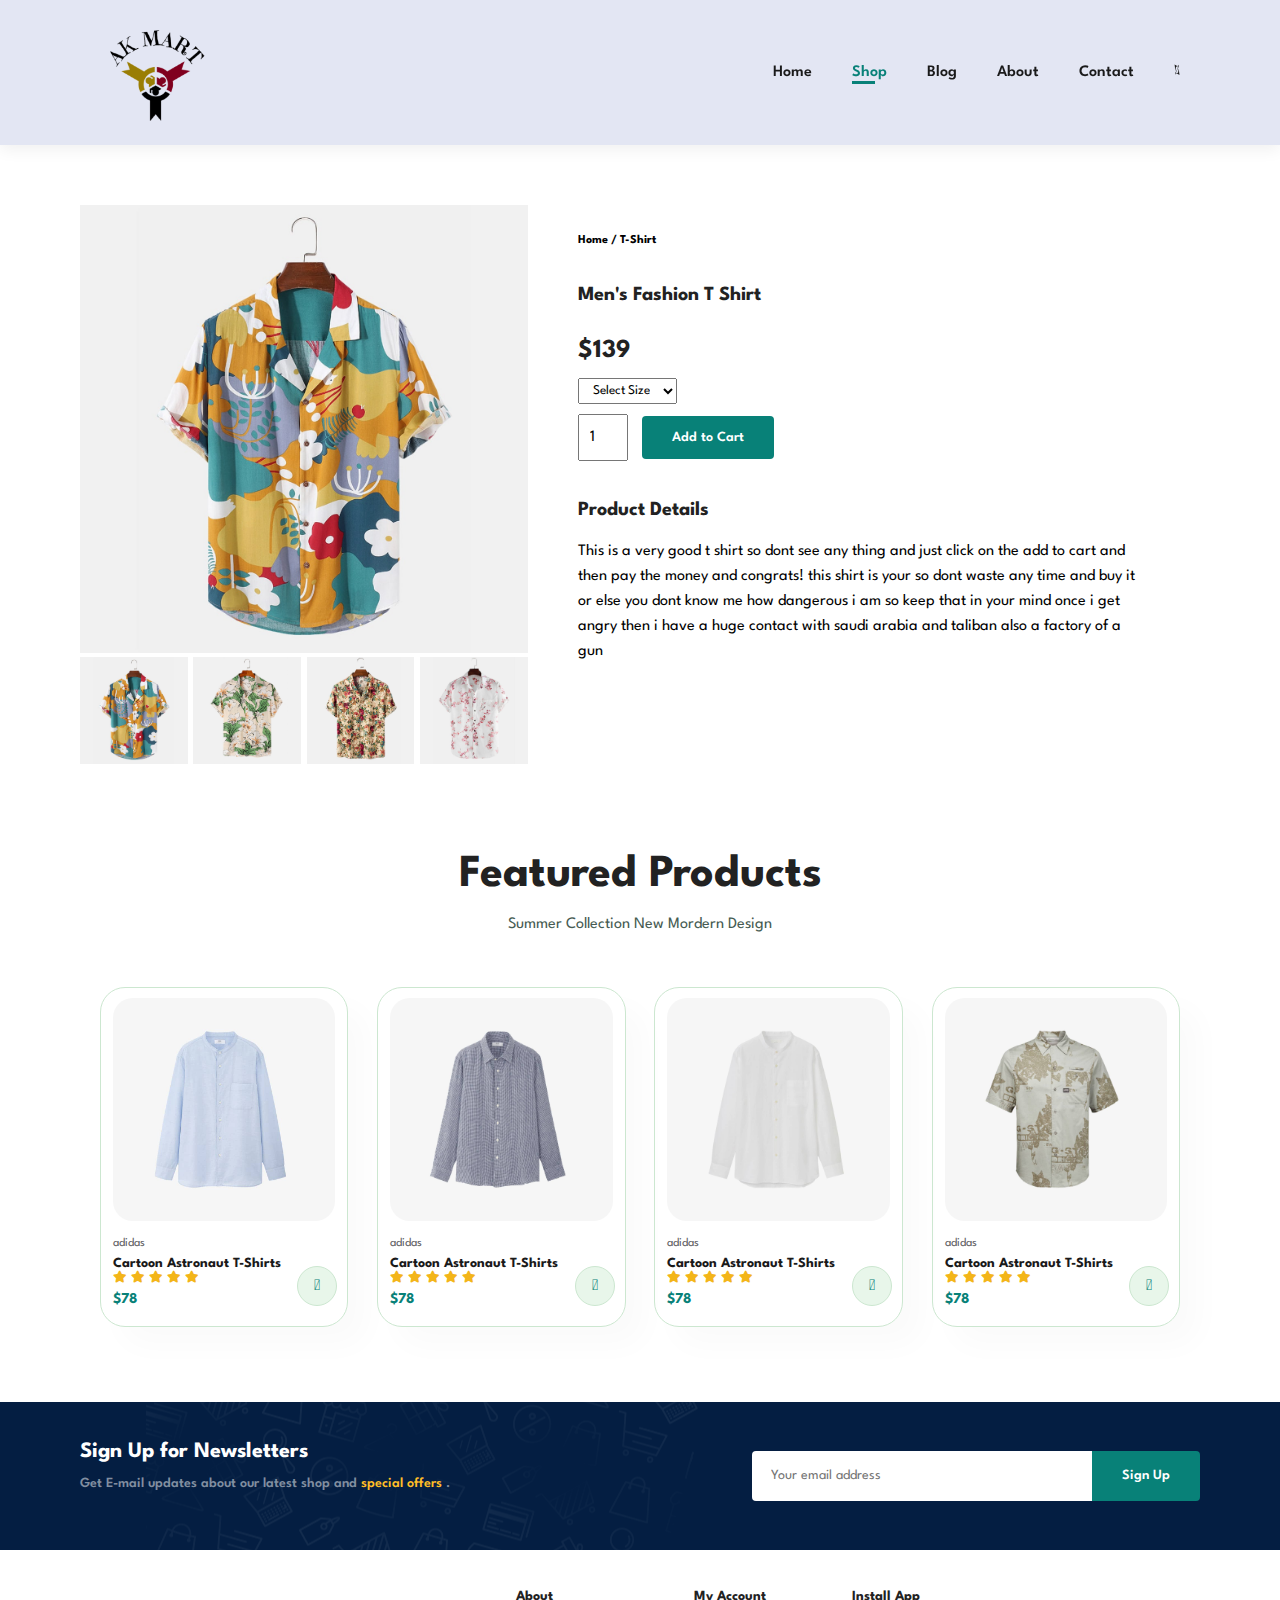
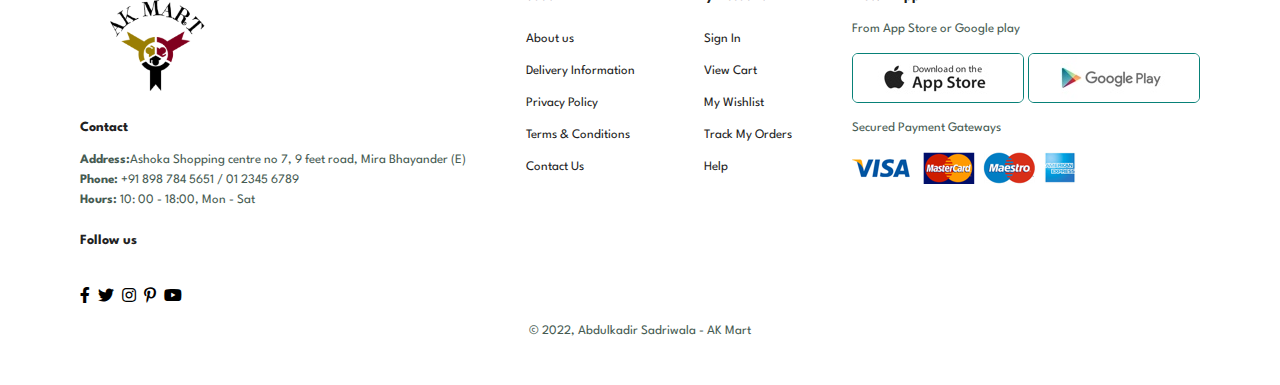
<file: sproduct.html>
<!DOCTYPE html>
<html lang="en">
  <head>
    <meta charset="UTF-8" />
    <meta http-equiv="X-UA-Compatible" content="IE=edge" />
    <meta name="viewport" content="width=device-width, initial-scale=1.0" />
    <title>AK Mart</title>
    <link
      rel="stylesheet"
      href="https://use.fontawesome.com/releases/v5.15.4/css/all.css"
    />
    <link rel="stylesheet" href="style.css" />
  </head>

  <body>
    <section id="header">
      <a href="#"><img src="img/akmart" class="logo" alt="" /></a>

      <div>
        <ul id="navbar">
          <li><a  href="index.html">Home</a></li>
          <li><a class="active"href="shop.html">Shop</a></li>
          <li><a class="" href="blog.html">Blog</a></li>
          <li><a class="" href="about.html">About</a></li>
          <li><a class="" href="contact.html">Contact</a></li>
          <li id="lg-bag">
            <a class="" href="cart.html"
              ><i class="fal fa-shopping-cart"></i
            ></a>
          </li>
          <a href="#" id="close"><i class="fal fa-shopping-cart"></i></a>
        </ul>
      </div>
      <div id="mobile">
        <a class="" href="cart.html"
          ><i class="fal fa-shopping-cart"></i
        ></a>
        <i id="bar" class="fas fa-outdent"></i>
      </div>
    </section>

    <section id="prodetails" class="section-p1">
        <div class="single-pro-image">
            <img src="img/products/f1.jpg" width="100%" id="MainImg" alt="">
            <div class="small-img-grp">
                <div class="small-img-col">
                    <img src="img/products/f1.jpg" width="100%" class="small-img" alt="">
                </div>
                <div class="small-img-col">
                    <img src="img/products/f2.jpg" width="100%" class="small-img" alt="">
                </div>
                <div class="small-img-col">
                    <img src="img/products/f3.jpg" width="100%" class="small-img" alt="">
                </div>
                <div class="small-img-col">
                    <img src="img/products/f4.jpg" width="100%" class="small-img" alt="">
                </div>
            </div>
        </div>

        <div class="single-pro-details">
            <h6>Home / T-Shirt</h6>
            <h4>Men's Fashion T Shirt</h4>
            <h2>$139</h2>
            <select name="" id="">
                <option value="">Select Size</option>
                <option value="">XL</option>
                <option value="">XXL</option>
                <option value="">Small</option>
                <option value="">Large</option>
                
            </select>
            <input type="number" value="1">
            <button class="normal">Add to Cart</button>
            <h4>Product Details</h4>
            <span>This is a very good t shirt so dont see any thing and just click on the add to cart and then pay the money and congrats! this shirt is your so dont waste any time and buy it or else you dont know me how dangerous i am so keep that in your mind once i get angry then i have a huge contact with saudi arabia and taliban also a factory of a gun </span>
        </div>
    </section>

    <section id="product1" class="section-p1">
        <h2>Featured Products</h2>
        <p>Summer Collection New Mordern Design</p>
        <div class="pro-container">
          <div class="pro">
            <img src="img/products/n1.jpg" alt="" />
            <div class="des">
              <span>adidas</span>
              <h5>Cartoon Astronaut T-Shirts</h5>
              <div class="star">
                <i class="fas fa-star"></i>
                <i class="fas fa-star"></i>
                <i class="fas fa-star"></i>
                <i class="fas fa-star"></i>
                <i class="fas fa-star"></i>
              </div>
              <h4>$78</h4>
            </div>
            <a href="#"><i class="fal fa-shopping-cart cart"></i></a>
          </div>
          <div class="pro">
            <img src="img/products/n2.jpg" alt="" />
            <div class="des">
              <span>adidas</span>
              <h5>Cartoon Astronaut T-Shirts</h5>
              <div class="star">
                <i class="fas fa-star"></i>
                <i class="fas fa-star"></i>
                <i class="fas fa-star"></i>
                <i class="fas fa-star"></i>
                <i class="fas fa-star"></i>
              </div>
              <h4>$78</h4>
            </div>
            <a href="#"><i class="fal fa-shopping-cart cart"></i></a>
          </div>
          <div class="pro">
            <img src="img/products/n3.jpg" alt="" />
            <div class="des">
              <span>adidas</span>
              <h5>Cartoon Astronaut T-Shirts</h5>
              <div class="star">
                <i class="fas fa-star"></i>
                <i class="fas fa-star"></i>
                <i class="fas fa-star"></i>
                <i class="fas fa-star"></i>
                <i class="fas fa-star"></i>
              </div>
              <h4>$78</h4>
            </div>
            <a href="#"><i class="fal fa-shopping-cart cart"></i></a>
          </div>
          <div class="pro">
            <img src="img/products/n4.jpg" alt="" />
            <div class="des">
              <span>adidas</span>
              <h5>Cartoon Astronaut T-Shirts</h5>
              <div class="star">
                <i class="fas fa-star"></i>
                <i class="fas fa-star"></i>
                <i class="fas fa-star"></i>
                <i class="fas fa-star"></i>
                <i class="fas fa-star"></i>
              </div>
              <h4>$78</h4>
            </div>
            <a href="#"><i class="fal fa-shopping-cart cart"></i></a>
          </div>
          
        </div>
      </section>

    <section id="newsletter" class="section-p1" class="section-m1">
      <div class="newstext">
        <h4>Sign Up for Newsletters</h4>
        <p>Get E-mail updates about our latest shop and <span>special offers</span> .</p>
      </div>
      <div class="form">
        <input type="text" placeholder="Your email address">
        <button class="normal">Sign Up</button>
      </div>
    </section>

    <footer class="section-p1">
      <div class="col">
        <img  class="logo" src="img/akmart" alt="">
        <h4>Contact</h4>
        <p> <strong>Address:</strong>Ashoka Shopping centre no 7, 9 feet road, Mira Bhayander (E)</p>
        <p><strong>Phone:</strong> +91 898 784 5651 / 01 2345 6789</p>
        <p><strong>Hours:</strong> 10: 00 - 18:00, Mon - Sat</p>
        <div class="follow">
          <h4>Follow us</h4>
          <div class="icon">
            <i class="fab fa-facebook-f"></i>
            <i class="fab fa-twitter"></i>
            <i class="fab fa-instagram"></i>
            <i class="fab fa-pinterest-p"></i>
            <i class="fab fa-youtube"></i>
          </div>
        </div>
      </div>

      <div class="col">
        <h4>About</h4>
        <a href="#">About us</a>
        <a href="#">Delivery Information</a>
        <a href="#">Privacy Policy</a>
        <a href="#">Terms & Conditions</a>
        <a href="#">Contact Us</a>
      </div>

      <div class="col">
        <h4>My Account</h4>
        <a href="#">Sign In</a>
        <a href="#">View Cart</a>
        <a href="#">My Wishlist</a>
        <a href="#">Track My Orders</a>
        <a href="#">Help</a>
      </div>

      <div class="col install">
        <h4>Install App</h4>
        <p>From App Store or Google play</p>
        <div class="row">
          <img src="img/pay/app.jpg" alt="">
          <img src="img/pay/play.jpg" alt="">
        </div>
        <p>Secured Payment Gateways</p>
        <img src="img/pay/pay.png" alt="">
      </div>
      
      <div class="copyright">
        <p> © 2022, Abdulkadir Sadriwala - AK Mart </p>
      </div>
    </footer>

    <script>
        var MainImg = document.getElementById("MainImg");
        var smallImg = document.getElementsByClassName("small-img");

        smallImg[0].onclick = function(){
            MainImg.src = smallImg[0].src;
        }
        smallImg[1].onclick = function(){
            MainImg.src = smallImg[1].src;
        }
        smallImg[2].onclick = function(){
            MainImg.src = smallImg[2].src;
        }
        smallImg[3].onclick = function(){
            MainImg.src = smallImg[3].src;
        }
    </script>

    <script src="script.js"></script>
  </body>
</html>
</file>
<file: style.css>
@import url('https://fonts.googleapis.com/css2?family=Spartan:wght@100;200;300;400;500;600;700;800;900&display=swap');
* {
    margin: 0;
    padding: 0;
    box-sizing: border-box;
    font-family: 'spartan',sans-serif;
}

h1{
    font-size: 50px;
    line-height: 64px;
    color: #222;
}

h2{
    font-size: 46px;
    line-height: 54px;
    color: #222;
}

h4{
    font-size: 20px;
    color: #222;
}

h6{
    font-weight: 700;
    font-size: 12px;
}

p{
    font-size: 16px;
    color: #465b52;
    margin: 15px 0 20px 0;
}

.section-p1{
    padding: 40px 80px;
}

.section-m1{
    margin: 40px 0;
}

button.normal{
    font-size: 14px;
    font-weight: 600;
    padding: 15px 30px;
    color: #000;
    background-color: #fff;
    border-radius:4px;
    cursor: pointer;
    border: none;
    outline: none;
    transition: 0.2s;
}
button.white{
    font-size: 13px;
    font-weight: 600;
    padding: 11px 18px;
    color: #fff;
    background-color: transparent;
    cursor: pointer;
    border: 1px solid #fff;
    outline: none;
    transition: 0.2s;
}

body {
width: 100%;
}

.logo {
    margin-top: 10px;
    width: 150px;
}

#header{
    display: flex;
    align-items: center;
    justify-content: space-between;
    padding: 20px 80px;
    background: #E3E6F3;
    box-shadow: 0 5px 15px rgba(0, 0, 0, 0.06);
    z-index: 999;
    position: sticky;
    top: 0;
    left: 0;
}

#navbar{
    display: flex;
    align-items: center;
    justify-content: center;
    
}



#navbar li{
    list-style: none;
    padding: 0 20px;
    position: relative;
}


#navbar li a{
    text-decoration: none;
    font-size: 16px;
    font-weight:600 ;
    color: #1a1a1a;
    transition: 0.3s ease;
}
#navbar li a:hover,
#navbar li a.active{
    color: #088178 ;
}

#navbar li a.active::after,
#navbar li a:hover::after{
    content: "";
    width: 30%;
    height: 3px;
    background : #088178;
    position: absolute;
    bottom: -4px;
    left: 20px;
}

#mobile {
    display: none;
    align-items: center;
}

#close{
    display: none;
}

#hero{
    background-image: url("img/hero4.png");
    height: 90vh;
    width: 100%;
    background-size: cover;
    background-position: top 25% right 0;
    flex-direction: column;
    display: flex;
    align-items: flex-start;
    justify-content:center ;
    padding: 0 80px;
}

#hero h4{
    padding-bottom: 15px;
}

#hero h1{
 color: #088178;
}

#hero button{
    background-image: url("img/button.png");
    background-color: transparent;
    border: 0;
    color: #088178;
    padding: 14px 80px 14px 65px;
    cursor: pointer;
    background-repeat: no-repeat;
    font-weight: 700;
    font-size: 15px;
}

#feature{
    display: flex;
    align-items: center;
    justify-content: space-between;
    flex-wrap: wrap;
}
#feature .feature-box {
    width: 180px;
    text-align: center;
    padding: 25px 15px;
    box-shadow: 20px 20px 34px rgba(0, 0 ,0 ,0.03);
    border: 1px solid #cce7d0;
    border-radius: 4px;
    margin: 15px 0;
   
}

#feature .feature-box:hover{
    box-shadow: 10px 20px 54px rgba(70, 62 ,221 ,0.1);
}

#feature .feature-box img{
    width: 100%;
    margin-bottom: 10px;
}

#feature .feature-box h6{
    display: inline-block;
    padding: 9px 8px 6px 8px;
    line-height: 1;
    border-radius: 4px;
    color: #088178;
    background-color: #fddde4;
}

#feature .feature-box:nth-child(2) h6{
background-color: #cdebbc;
}
#feature .feature-box:nth-child(3) h6{
background-color: #d1e8f2;
}
#feature .feature-box:nth-child(4) h6{
background-color: #cdd4f8;
}
#feature .feature-box:nth-child(5) h6{
background-color: #f6dbf6;
}
#feature .feature-box:nth-child(6) h6{
background-color: #fff2e5;
}

#product1 {
text-align: center;
}

#product1 .pro-container{
    display: flex;
    justify-content: space-between;
    padding: 20px;
    flex-wrap: wrap;
}

#product1 .pro{
    width: 23%;
    min-height: 250px;
    padding: 10px 12px;
    border: 1px solid #cce7d0;
    border-radius:  25px;
    cursor: pointer;
    box-shadow: 20px 20px 30px rgba(0, 0 ,0 ,0.02);
    margin: 15px 0;
    transition: 0.2s ease;
    position: relative;
}

#product1 .pro img{
    width: 100%;
    border-radius:  20px;
}

#product1 .pro .des{
    text-align:start;
    padding: 10px 0;
}

#product1 .pro .des span{
    color: #606063;
    font-size: 12px;
}

#product1 .pro .des h5{
    padding-top: 7px;
    color: #1a1a1a;
    font-size: 14px;
}

#product1 .pro .des i{
    font-size: 12px;
    color: rgba(243,181,25);
}

#product1 .pro .des h4{
    padding-top: 7px;
    font-size: 15px;
    font-weight: 700;
    color: #088178;
}

#product1 .pro .cart{
   width: 40px; 
   height: 40px;
   line-height: 40px;
   border-radius:50px ;
   background-color: #e8f6ea;
   font-weight: 500;
   color: #088178;
   border: 1px solid #cce7d0;
   position: absolute;
   bottom: 20px;
   right: 10px;
} 

#banner{
    display: flex;
    flex-direction: column;
    justify-content: center;
    align-items: center;
    text-align: center;
    background-image: url("img/banner/b2.jpg");
    width: 100%;
    height: 40vh;
    background-size: cover;
    background-position: center;
}

#banner h4{
    color: #fff;
    font-size: 16px;
}
#banner h2{
    color: #fff;
    font-size: 30px;
    padding: 10px 0;
}
#banner h2 span{
    color:#ef3636 ;
    font-size: 30px;
    padding: 10px 0;
}

#banner button:hover{
    background-color:#088178 ;
    color:#fff
}

#sm-banner{
    display: flex;
    justify-content: space-between;
    flex-wrap: wrap;

}

#sm-banner .banner-box{
    display: flex;
    flex-direction: column;
    justify-content: center;
    align-items: flex-start;
    background-image: url("img/banner/b17.jpg");
    min-width: 580px;
    height: 50vh;
    background-size: cover;
    background-position: center;  
    padding: 30px;
}

#sm-banner   h4{
    color: #fff;
    font-size: 20px;
    font-weight: 300;
}
#sm-banner   h2{
    color: #fff;
    font-size: 28px;
    font-weight: 800;
}
#sm-banner   span{
    color: #fff;
    font-size: 14px;
    font-weight: 500;
    padding-bottom: 15px;
}

#sm-banner .banner-box:hover{
    background-color: #088178;
    border: 1px solid #088178;
}

#sm-banner .banner2{
    background-image: url("img/banner/b10.jpg");
}

#banner3 .banner-box{
    display: flex;
    flex-direction: column;
    justify-content: center;
    align-items: flex-start;
    background-image: url("img/banner/b7.jpg");
    min-width: 30%;
    height: 30vh;
    background-size: cover;
    background-position: center;  
    padding: 20px;
    margin-bottom: 20px;
}

#banner3 .banner-box2{
    background-image: url("img/banner/b4.jpg");
}

#banner3 .banner-box3{
    background-image: url("img/banner/b18.jpg");
}
#banner3 h2{
    color: #fff;
    font-weight: 900;
    font-size: 22px;
}
#banner3 h3{
    color: #ec544e;
    font-weight: 800;
    font-size: 15px;
}

#banner3{
    display: flex;
    justify-content: space-between;
    flex-wrap: wrap;
    padding: 0 80px;
}

#newsletter {
    display: flex;
    justify-content: space-between;
    flex-wrap: wrap;
    align-items: center;
    background-image: url("img/banner/b14.png");
    background-repeat: no-repeat;
    background-position: 20% 30%;
    background-color:  #041e42; 
}

#newsletter h4{
    font-size: 22px;
    font-weight: 700;
    color: #fff;
}
#newsletter p{
    font-size: 14px;
    font-weight: 600;
    color: #818ea0;
}

#newsletter span{
    color: #ffbd27;
}

#newsletter input{
    height: 3.125rem;
    padding: 0 1.25em;
    width: 100%;
    font-size: 14px;
    border: 1px solid transparent;
    border-radius: 4px;
    outline: none;
    border-top-right-radius: 0;
    border-bottom-right-radius: 0;
}

#newsletter button {
    background-color: #088178;
    color: #fff;
    white-space: nowrap ;
    border-top-left-radius: 0;
    border-bottom-left-radius: 0;
}

#newsletter .form{
    display: flex;
    /* flex-wrap: wrap; */
    /* justify-content: center; */
    width: 40%;
}

footer {
    display: flex;
    flex-wrap: wrap;
    justify-content: space-between;
}
footer .col{
    display: flex;
    flex-direction: column;
    /* justify-content: space-between; */
    align-items: flex-start;
    margin-bottom: 20px;
}

footer  .logo{
margin-bottom: 30px;
}

footer h4{
    font-size: 14px;
    padding-bottom: 20px;
}
footer p{
    font-size: 13px;
    margin: 0 0 8px 0;
}
footer a{
    font-size: 13px;
    text-decoration: none;
    color: #222;
    margin: 10px ;
}

footer .follow{
    margin-top: 20px;
}
footer .follow i{
    margin-top: 20px;
    padding-right: 4px;
    cursor: pointer;
}

footer .install .row img{
    border: 1px solid#088178;
    border-radius: 6px;
}

footer .install img{
    margin: 10px 0 15px 0;
}

footer .follow i:hover,
footer a:hover{
    color: #088178;
}

footer .copyright{
    width: 100%;
    text-align: center;
}


/* shop page */
#page-header{
    background-image: url("img/banner/b1.jpg");
    width: 100%;
    height: 40vh;
    background-size: cover;
    display: flex;
    justify-content: center;
    text-align: center;
    flex-direction: column;
    padding: 14px;    
}

#page-header h2,
#page-header p{
    color: #fff;
}

#pagination{
    text-align: center;
}

#pagination a{
    text-decoration: none;
    background-color: #088178;
    padding: 15px 20px;
    border-radius: 4px;
    color: #fff;
    font-weight: 600;
}

#pagination a i{
    font-size: 16px;
    font-weight: 600;
}

/* single product  */

#prodetails .single-pro-image{
width: 40%;
margin-right: 50px;
}

.small-img-grp{
    display: flex;
    justify-content: space-between;

}

.small-img-col{
    flex-basis: 24%;
    cursor: pointer;
}

#prodetails{
    display: flex;
    margin-top: 20px;
}

#prodetails .single-pro-details{
    width: 50%;
    padding-top: 30px;
}

#prodetails .single-pro-details h4{
    padding: 40px 0 20px 0;
}

#prodetails .single-pro-details h2{
    font-size: 26px;
}

#prodetails .single-pro-details select {
    display: block;
    padding: 5px 10px;
    margin-bottom: 10px;
}

#prodetails .single-pro-details input{
  width: 50px;  
  height: 47px;
  padding-left: 10px;
  font-size: 16px;
  margin-right: 10px;
}

#prodetails .single-pro-details button{
    background-color: #088178;
    color: #fff;
}

#prodetails .single-pro-details input:focus{
    background-color: #088178;
    color: #fff;
}

#prodetails .single-pro-details span{
    line-height: 25px;
}

/* blog page */

#page-header.blog-header{
    background-image: url("img/banner/b19.jpg");
}

#blog{
    padding: 150px 150px 0 150px;
}

#blog .blog-box{
    display: flex;
    align-items: center;
    width: 100%;
    position: relative;
    padding-bottom: 90px;
}

#blog .blog-img{
    width: 50%;
    margin-right: 40px;
}

#blog img {
    width: 100%;
    height: 300px;
    object-fit: cover;
}

#blog .blog-details{
    width: 50%;
}

#blog .blog-details a{
    text-decoration: none;
    font-size: 11px;
    color: #000;
    font-weight: 700;
    position: relative;
    transition: 0.3s ease;
}

#blog .blog-details a::after{
    content: "";
    width: 50px;
    height: 1px;
    background-color: #000;
    position: absolute;
    top: 4px;
    right: -60px;
}

#blog .blog-details a:hover{
color: #088178;
}

#blog .blog-details a:hover:after{
    background-color: #088178;
}

#blog .blog-box h1{
    position: absolute;
    top: -40px;
    left: 0;
    font-size: 70px;
    font-weight: 700;
    color: #c9cbce;
    z-index: -9;
}

/* /about page/ */

#page-header.about-header{
    background-image: url("img/about/banner.png");
}

#about-head{
    display: flex;
    align-items: center;
}

#about-head img{
    width: 50%;
    height: auto;
}

#about-head div{
    padding-left: 40px;
}

#about-app{
    text-align: center;
}

#about-app .video{
width: 70%;
height: 100%;
margin: 30px auto 0 auto;
}

#about-app .video video{
    width: 100%;
    height: 100%;   
    border-radius: 20px;
}

#contact-details {
    display: flex;
    align-items: center;
    justify-content: space-between;
}

#contact-details .details {
    width: 40%;
}
#contact-details .details span,
#form-details form span{
    font-size: 12px;
}

#contact-details .details h2,
#form-details form h2 {
    font-size: 26px;
    line-height: 35px;
    padding: 20px 0;
}
#contact-details .details h3 {
    font-size: 16px;
    /* line-height: 35px;*/
    padding-bottom: 15px ;
}

#contact-details .details li{
    list-style: none;
    display: flex;
    padding: 10px 0;
}

#contact-details .details li i{
    font-size: 14px;
    padding-right:22px;
}

#contact-details .details li p{
    margin: 0;
    font-size: 14px;
}

#contact-details .map{
    width: 55%;
    height: 400px;
}


#contact-details .map iframe{
    width: 100%;
    height: 100%;
}

#form-details {
    display: flex;
    justify-content: space-between;
    margin: 30px; 
    padding: 80px;
    border: 1px solid #e1e1e1;
}

#form-details form{
   width: 65%; 
   display: flex;
   flex-direction: column;
   align-items: flex-start;
}

#form-details form input,
#form-details form textarea
{
    width: 100%;
    padding: 12px 15px;
    outline: none;
    margin-bottom: 20px;
    border: 1px solid #e1e1e1;
}

#form-details form button{
    background-color: #088178;
    color: #fff;
}

#form-details .people div{
    padding-bottom: 25px;
    display: flex;
    align-items: flex-start;
}

#form-details .people div img{
    width: 65px;
    height: 65px;
    object-fit: cover;
    margin-right: 15px;
}

#form-details .people div p{
    margin: 0;
    font-size: 13px;
    line-height: 25px;
}

#form-details .people div p span{
    display: block;
    font-size: 16px;
    font-weight: 600;
    color: #000;
}

@media (max-width:799px){
    .section-p1{
        padding: 40px 40px;
    }
    #navbar {
        display: flex;
        flex-direction: column;
        align-items: flex-start;
        justify-content: flex-start;
        position: fixed;
        top: 0;
        right: -300px;
        height: 100vh;
        width: 300px;
        background-color:#E3E6F3 ;
        box-shadow: 0 40px 60px rgba(0, 0, 0, 0.01) ;
        padding: 80px 0 0 10px;
        transition: 0.3s;
    }

    #navbar.active{
        right: 0;
    }

    #navbar li{
        margin-bottom: 25px;
    }

    #mobile {
        display: flex;
        align-items: center;
    }

    #mobile i{
        color: #1a1a1a;
        font-size: 24px;
        padding-left: 20px;
    }

    #close{
        position: absolute;
        top: 30px;
        left: 30px;
        color: #222;
        font-size: 24px;
        display: initial;
    }

    #lg-bag{
        display: none;
    }

    #hero {
    height: 70vh;
    padding: 0 80px;
    background-position: top 30% right 30%;
}

#feature {
    justify-content: center;
}

#feature .feature-box {
    margin: 15px 15px;
}

#product1 .pro-container {
    justify-content: center;
}

#product1 .pro {
    margin: 15px ;
}

#banner {
    height: 20vh;
}
#sm-banner .banner-box {
    min-width: 100%;
    height: 30vh;
}

#banner3 {
    padding: 40px;
}
#banner3 .banner-box{
    width: 28%;
}

#newsletter .form{
    width: 70%;
}
}

@media (max-widtrh: 477px) {
    .section-p1{
        padding: 20px;
    }
    #header{
        padding: 10px 30px;
    }

h1{
    font-size: 38px;
}

    h2{
        font-size: 32px;
    }

    #hero{
        padding: 0 20px;
        background-position: 55%;
    }

    #feature {
        justify-content: space-between;
    }

    #feature .fre-box{
      width: 155px;  
      margin: 0 0 15px 0;
    }

    #product .pro{
        width: 100%;
    }

    #banner{
        height: 40vh;
    }

    #sm-banner .banner-box{
        height: 40vh;
    }

    #sm-banner .banner-box{
        margin-top: 20px;
    }

    #banner3{
        padding: 0 20px;
    }

    #banner .banner-box{
        width: 100%;
    }

    #newsletter {
        padding: 40px 20px;
    }

    #newsletter .form{
        width: 100;
    }

    footer .copyright{
        text-align: start;
    }

    /* single product */
    #prodetails{
        display: flex;
        flex-direction: column;
    }
    #prodetails .small-pro-image{
        width: 100%;
        margin-right: 0px;
    }
    #prodetails .small-pro-details{
        width: 100%;
        
    }

    /* blog page  */

#blog{
    padding: 100px 20px 0 20px;
}

    #blog .blog-box{
        display: flex;
        flex-direction: column;
        align-items: flex-start;
    }

    #blog .blog-img{
        width: 100%;
        margin-bottom: 30px;
        margin-right: 0;
    }

    #blog .blog-details{
        width: 100%;
    }


    /* about page  */
    #about-head{
        flex-direction: column;
    }

    #about-head img{
        width: 100%;
        margin-bottom: 20px;
    }

    #about-head div{
        padding-left: 0px;
    }

   #about-head .video{
    width: 100%;
   }
}
</file>
